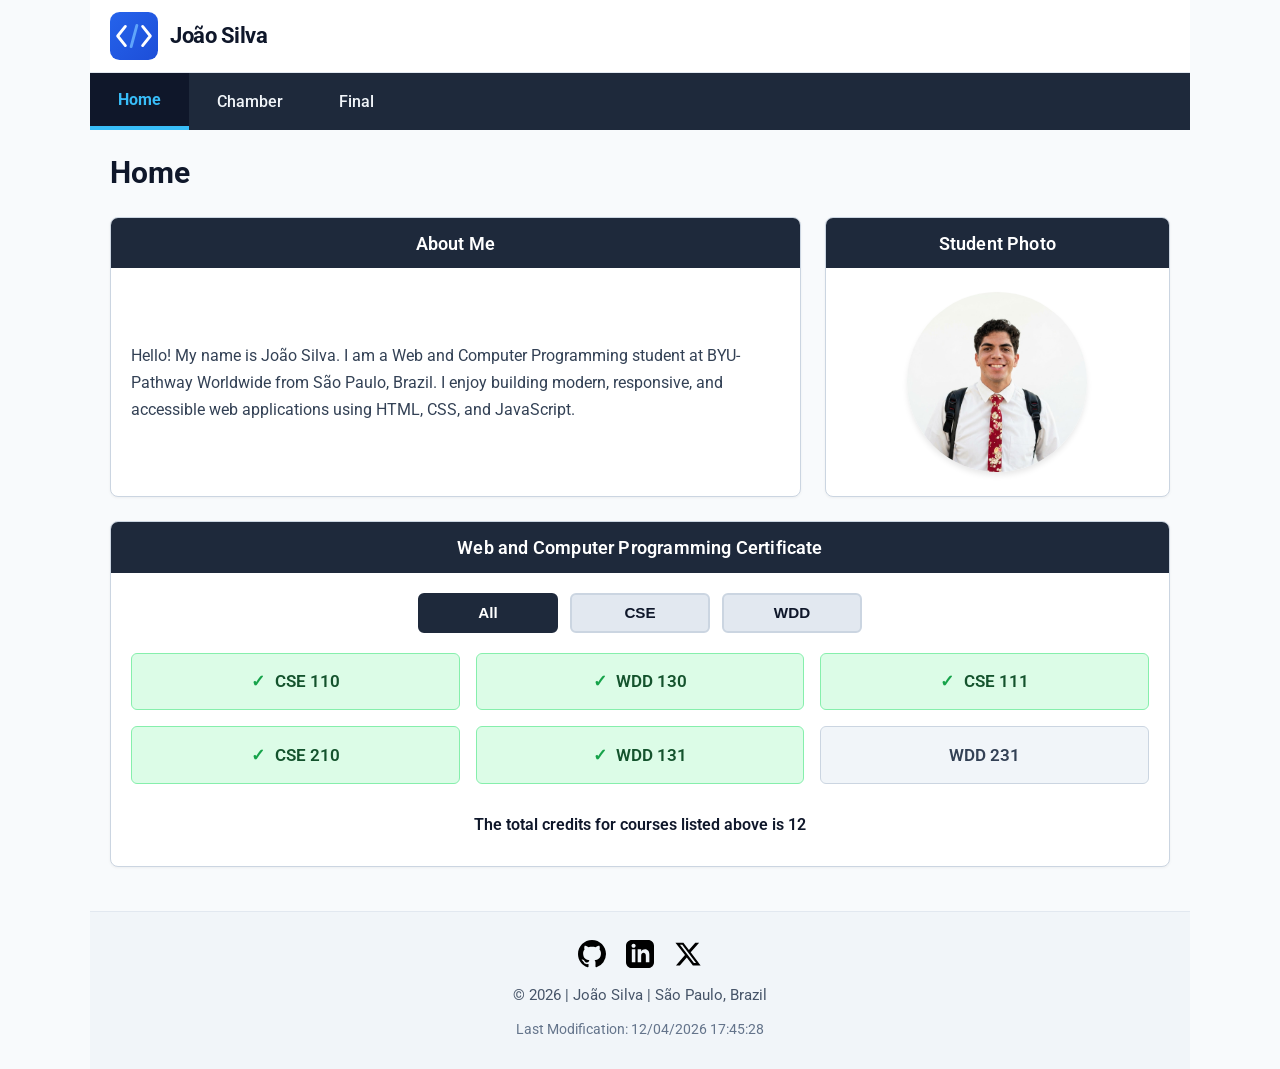
<file: index.html>
<!DOCTYPE html>
<html lang="en">
<head>
    <meta charset="UTF-8">
    <meta name="viewport" content="width=device-width, initial-scale=1.0">
    <title>WDD 231 - Web Frontend Development I - João Silva</title>
    <meta name="description" content="Course home page for WDD 231 Web Frontend Development I by João Silva, featuring web certificate courses and dynamic filtering.">
    <meta name="author" content="João Ricardo Ribeiro da Silva">
    <link rel="icon" href="images/favicon.ico">
    <!-- Social Media Meta Tags (Open Graph) -->
    <meta property="og:title" content="WDD 231 Course Home Page | João Silva">
    <meta property="og:type" content="website">
    <meta property="og:image" content="https://jonrichard157-lang.github.io/wdd231/images/og-image.jpg">
    <meta property="og:url" content="https://jonrichard157-lang.github.io/wdd231/">
    <meta property="og:description" content="Course home page for WDD 231 Web Frontend Development I by João Silva, featuring web certificate courses and dynamic filtering.">
    <link rel="preconnect" href="https://fonts.googleapis.com">
    <link rel="preconnect" href="https://fonts.gstatic.com" crossorigin>
    <link href="https://fonts.googleapis.com/css2?family=Roboto:wght@400;500;700&display=swap" rel="stylesheet">
    <link rel="stylesheet" href="styles/small.css">
    <link rel="stylesheet" href="styles/larger.css">
    <script src="scripts/getdates.js" defer></script>
    <script src="scripts/navigation.js" defer></script>
    <script src="scripts/courses.js" defer></script>
</head>
<body>
    <header>
        <div class="header-branding">
            <img src="images/logo.svg" alt="Course site emblem logo" width="48" height="48">
            <span>João Silva</span>
        </div>
        <button id="menu-button" aria-label="Toggle navigation menu" aria-expanded="false">&#9776;</button>
    </header>

    <nav>
        <a href="index.html" class="active">Home</a>
        <a href="chamber/directory.html">Chamber</a>
        <a href="final/index.html">Final</a>
    </nav>

    <main>
        <h1>Home</h1>

        <div class="top-sections">
            <section id="about-me">
                <h2>About Me</h2>
                <div class="section-content">
                    <p>Hello! My name is João Silva. I am a Web and Computer Programming student at BYU-Pathway Worldwide from São Paulo, Brazil. I enjoy building modern, responsive, and accessible web applications using HTML, CSS, and JavaScript.</p>
                </div>
            </section>

            <section id="student-photo">
                <h2>Student Photo</h2>
                <div class="section-content">
                    <img src="images/joao_profile.jpeg" alt="Student João Silva portrait in São Paulo" class="profile-image" width="180" height="180" loading="lazy">
                </div>
            </section>
        </div>

        <section id="certificate-courses">
            <h2>Web and Computer Programming Certificate</h2>
            <div class="section-content">
                <div class="filter-buttons">
                    <button id="all-courses" class="filter-btn active">All</button>
                    <button id="cse-courses" class="filter-btn">CSE</button>
                    <button id="wdd-courses" class="filter-btn">WDD</button>
                </div>
                <div id="course-list"></div>
                <p id="total-credits"></p>
            </div>
        </section>

        <dialog id="course-details"></dialog>
    </main>

    <footer>
        <div class="social-links">
            <a href="https://github.com/jonrichard157-lang" target="_blank" rel="noopener noreferrer" aria-label="GitHub profile">
                <img src="images/github.svg" alt="GitHub icon symbol" width="28" height="28">
            </a>
            <a href="https://www.linkedin.com/in/joao15/" target="_blank" rel="noopener noreferrer" aria-label="LinkedIn profile">
                <img src="images/linkedin.svg" alt="LinkedIn icon symbol" width="28" height="28">
            </a>
            <a href="https://x.com" target="_blank" rel="noopener noreferrer" aria-label="X social profile">
                <img src="images/x-logo.svg" alt="X icon symbol" width="28" height="28">
            </a>
        </div>

        <p>&copy; <span id="currentyear"></span> | João Silva | São Paulo, Brazil</p>
        <p id="lastModified"></p>
    </footer>
</body>
</html>
</file>
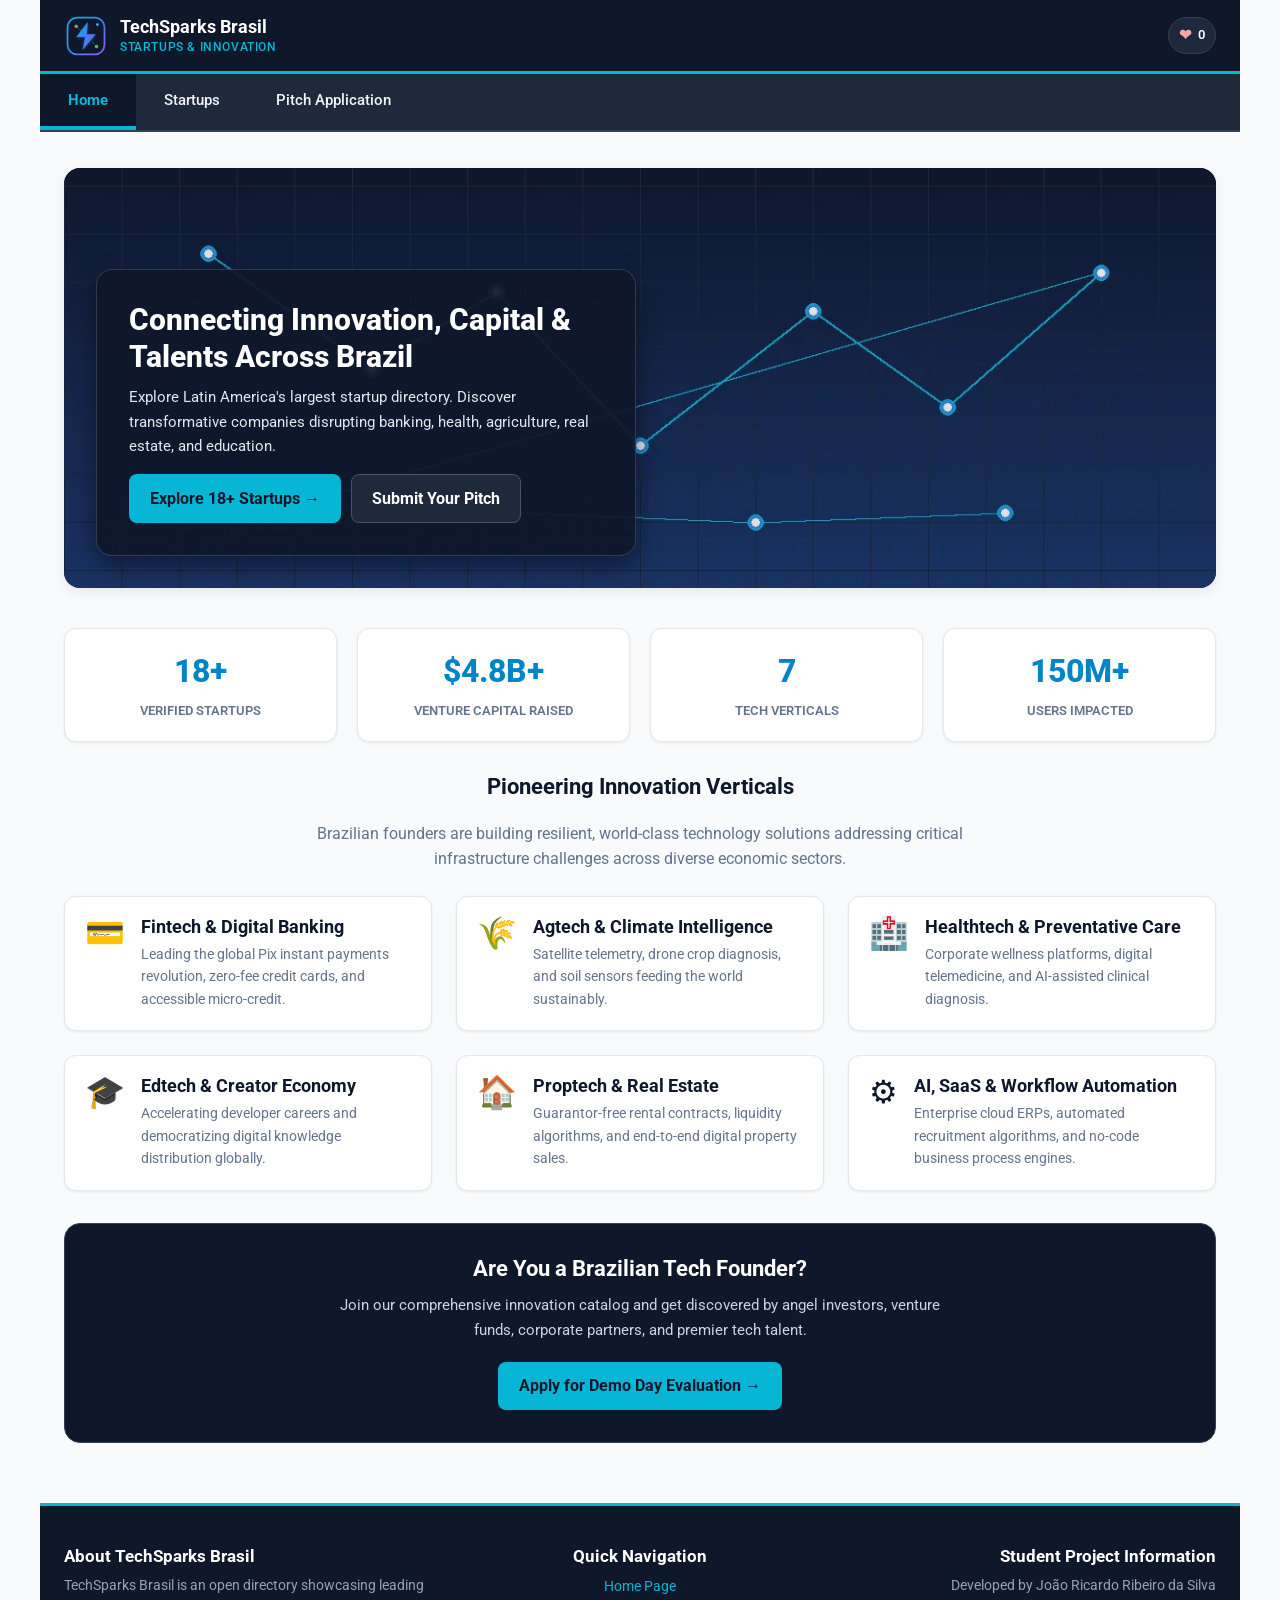
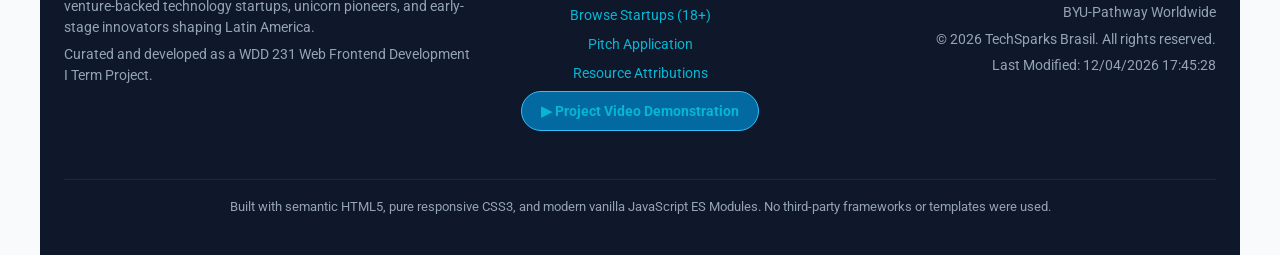
<file: final/index.html>
<!DOCTYPE html>
<html lang="en">
<head>
    <meta charset="UTF-8">
    <meta name="viewport" content="width=device-width, initial-scale=1.0">
    <title>TechSparks Brasil - Brazilian Startups & Innovation Ecosystem</title>
    <meta name="description" content="Discover Brazil's premier directory of high-growth tech startups, innovation hubs, venture funding, and founder pitch opportunities.">
    <meta name="author" content="João Ricardo Ribeiro da Silva">
    <link rel="icon" href="images/favicon.ico">

    <!-- Open Graph Social Media Meta Tags -->
    <meta property="og:title" content="TechSparks Brasil - Brazilian Startups & Innovation Ecosystem">
    <meta property="og:type" content="website">
    <meta property="og:image" content="https://jonrichard157-lang.github.io/wdd231/final/images/og-techsparks.jpg">
    <meta property="og:url" content="https://jonrichard157-lang.github.io/wdd231/final/index.html">
    <meta property="og:description" content="Discover Brazil's premier directory of high-growth tech startups, innovation hubs, venture funding, and founder pitch opportunities.">

    <!-- Google Fonts -->
    <link rel="preconnect" href="https://fonts.googleapis.com">
    <link rel="preconnect" href="https://fonts.gstatic.com" crossorigin>
    <link href="https://fonts.googleapis.com/css2?family=Roboto:wght@400;500;700;800&display=swap" rel="stylesheet">

    <!-- Stylesheets -->
    <link rel="stylesheet" href="styles/normalize.css">
    <link rel="stylesheet" href="styles/small.css">
    <link rel="stylesheet" href="styles/larger.css">

    <!-- Core Modular Scripts -->
    <script type="module" src="scripts/main.js"></script>
</head>
<body>
    <header>
        <a href="index.html" class="brand-wrapper">
            <img src="images/logo.svg" alt="TechSparks Brasil circuit spark logo" class="brand-logo" width="44" height="44">
            <div class="brand-info">
                <h2>TechSparks Brasil</h2>
                <p>Startups & Innovation</p>
            </div>
        </a>

        <div class="header-actions">
            <a href="startups.html" class="fav-counter-pill" title="Saved Favorite Startups" aria-label="Saved Favorite Startups">
                <span class="fav-icon" aria-hidden="true">&#10084;</span>
                <span id="fav-badge">0</span>
            </a>
            <button id="menu-button" aria-label="Toggle navigation menu" aria-expanded="false">&#9776;</button>
        </div>
    </header>

    <nav>
        <a href="index.html" class="active">Home</a>
        <a href="startups.html">Startups</a>
        <a href="pitch.html">Pitch Application</a>
    </nav>

    <main>
        <!-- Hero Section -->
        <section class="hero-banner">
            <img src="images/hero-tech.webp" alt="Abstract high-tech network grid connecting Brazilian tech hubs" class="hero-img" width="1200" height="500">
            <div class="hero-overlay">
                <h1>Connecting Innovation, Capital & Talents Across Brazil</h1>
                <p>Explore Latin America's largest startup directory. Discover transformative companies disrupting banking, health, agriculture, real estate, and education.</p>
                <div class="hero-buttons">
                    <a href="startups.html" class="cta-action">Explore 18+ Startups &rarr;</a>
                    <a href="pitch.html" class="cta-secondary">Submit Your Pitch</a>
                </div>
            </div>
        </section>

        <!-- Ecosystem Stats -->
        <section class="stats-section">
            <h2 class="screen-reader-text">Ecosystem Highlights</h2>
            <div class="stats-grid">
                <div class="stat-card">
                    <span class="stat-number">18+</span>
                    <span class="stat-label">Verified Startups</span>
                </div>
                <div class="stat-card">
                    <span class="stat-number">$4.8B+</span>
                    <span class="stat-label">Venture Capital Raised</span>
                </div>
                <div class="stat-card">
                    <span class="stat-number">7</span>
                    <span class="stat-label">Tech Verticals</span>
                </div>
                <div class="stat-card">
                    <span class="stat-number">150M+</span>
                    <span class="stat-label">Users Impacted</span>
                </div>
            </div>
        </section>

        <!-- Key Industry Verticals -->
        <section class="sectors-section">
            <h2>Pioneering Innovation Verticals</h2>
            <p class="page-intro">Brazilian founders are building resilient, world-class technology solutions addressing critical infrastructure challenges across diverse economic sectors.</p>
            
            <div class="sectors-grid">
                <article class="sector-card">
                    <span class="sector-icon" aria-hidden="true">&#128179;</span>
                    <div class="sector-info">
                        <h3>Fintech & Digital Banking</h3>
                        <p>Leading the global Pix instant payments revolution, zero-fee credit cards, and accessible micro-credit.</p>
                    </div>
                </article>

                <article class="sector-card">
                    <span class="sector-icon" aria-hidden="true">&#127806;</span>
                    <div class="sector-info">
                        <h3>Agtech & Climate Intelligence</h3>
                        <p>Satellite telemetry, drone crop diagnosis, and soil sensors feeding the world sustainably.</p>
                    </div>
                </article>

                <article class="sector-card">
                    <span class="sector-icon" aria-hidden="true">&#127973;</span>
                    <div class="sector-info">
                        <h3>Healthtech & Preventative Care</h3>
                        <p>Corporate wellness platforms, digital telemedicine, and AI-assisted clinical diagnosis.</p>
                    </div>
                </article>

                <article class="sector-card">
                    <span class="sector-icon" aria-hidden="true">&#127891;</span>
                    <div class="sector-info">
                        <h3>Edtech & Creator Economy</h3>
                        <p>Accelerating developer careers and democratizing digital knowledge distribution globally.</p>
                    </div>
                </article>

                <article class="sector-card">
                    <span class="sector-icon" aria-hidden="true">&#127968;</span>
                    <div class="sector-info">
                        <h3>Proptech & Real Estate</h3>
                        <p>Guarantor-free rental contracts, liquidity algorithms, and end-to-end digital property sales.</p>
                    </div>
                </article>

                <article class="sector-card">
                    <span class="sector-icon" aria-hidden="true">&#9881;</span>
                    <div class="sector-info">
                        <h3>AI, SaaS & Workflow Automation</h3>
                        <p>Enterprise cloud ERPs, automated recruitment algorithms, and no-code business process engines.</p>
                    </div>
                </article>
            </div>
        </section>

        <!-- Call to Action Banner -->
        <section class="cta-banner">
            <h2>Are You a Brazilian Tech Founder?</h2>
            <p>Join our comprehensive innovation catalog and get discovered by angel investors, venture funds, corporate partners, and premier tech talent.</p>
            <a href="pitch.html" class="cta-action">Apply for Demo Day Evaluation &rarr;</a>
        </section>
    </main>

    <footer>
        <div class="footer-section">
            <h2>About TechSparks Brasil</h2>
            <p>TechSparks Brasil is an open directory showcasing leading venture-backed technology startups, unicorn pioneers, and early-stage innovators shaping Latin America.</p>
            <p>Curated and developed as a WDD 231 Web Frontend Development I Term Project.</p>
        </div>

        <div class="footer-section footer-center">
            <h2>Quick Navigation</h2>
            <div class="footer-links">
                <a href="index.html">Home Page</a>
                <a href="startups.html">Browse Startups (18+)</a>
                <a href="pitch.html">Pitch Application</a>
                <a href="attributions.html">Resource Attributions</a>
            </div>
            <a href="#" class="footer-video-pill" target="_blank" rel="noopener noreferrer">
                &#9654; Project Video Demonstration
            </a>
        </div>

        <div class="footer-section footer-right">
            <h2>Student Project Information</h2>
            <p>Developed by João Ricardo Ribeiro da Silva</p>
            <p>BYU-Pathway Worldwide</p>
            <p>&copy; <span id="currentyear"></span> TechSparks Brasil. All rights reserved.</p>
            <p id="lastModified"></p>
        </div>

        <div class="footer-bottom">
            <p>Built with semantic HTML5, pure responsive CSS3, and modern vanilla JavaScript ES Modules. No third-party frameworks or templates were used.</p>
        </div>
    </footer>
</body>
</html>
</file>
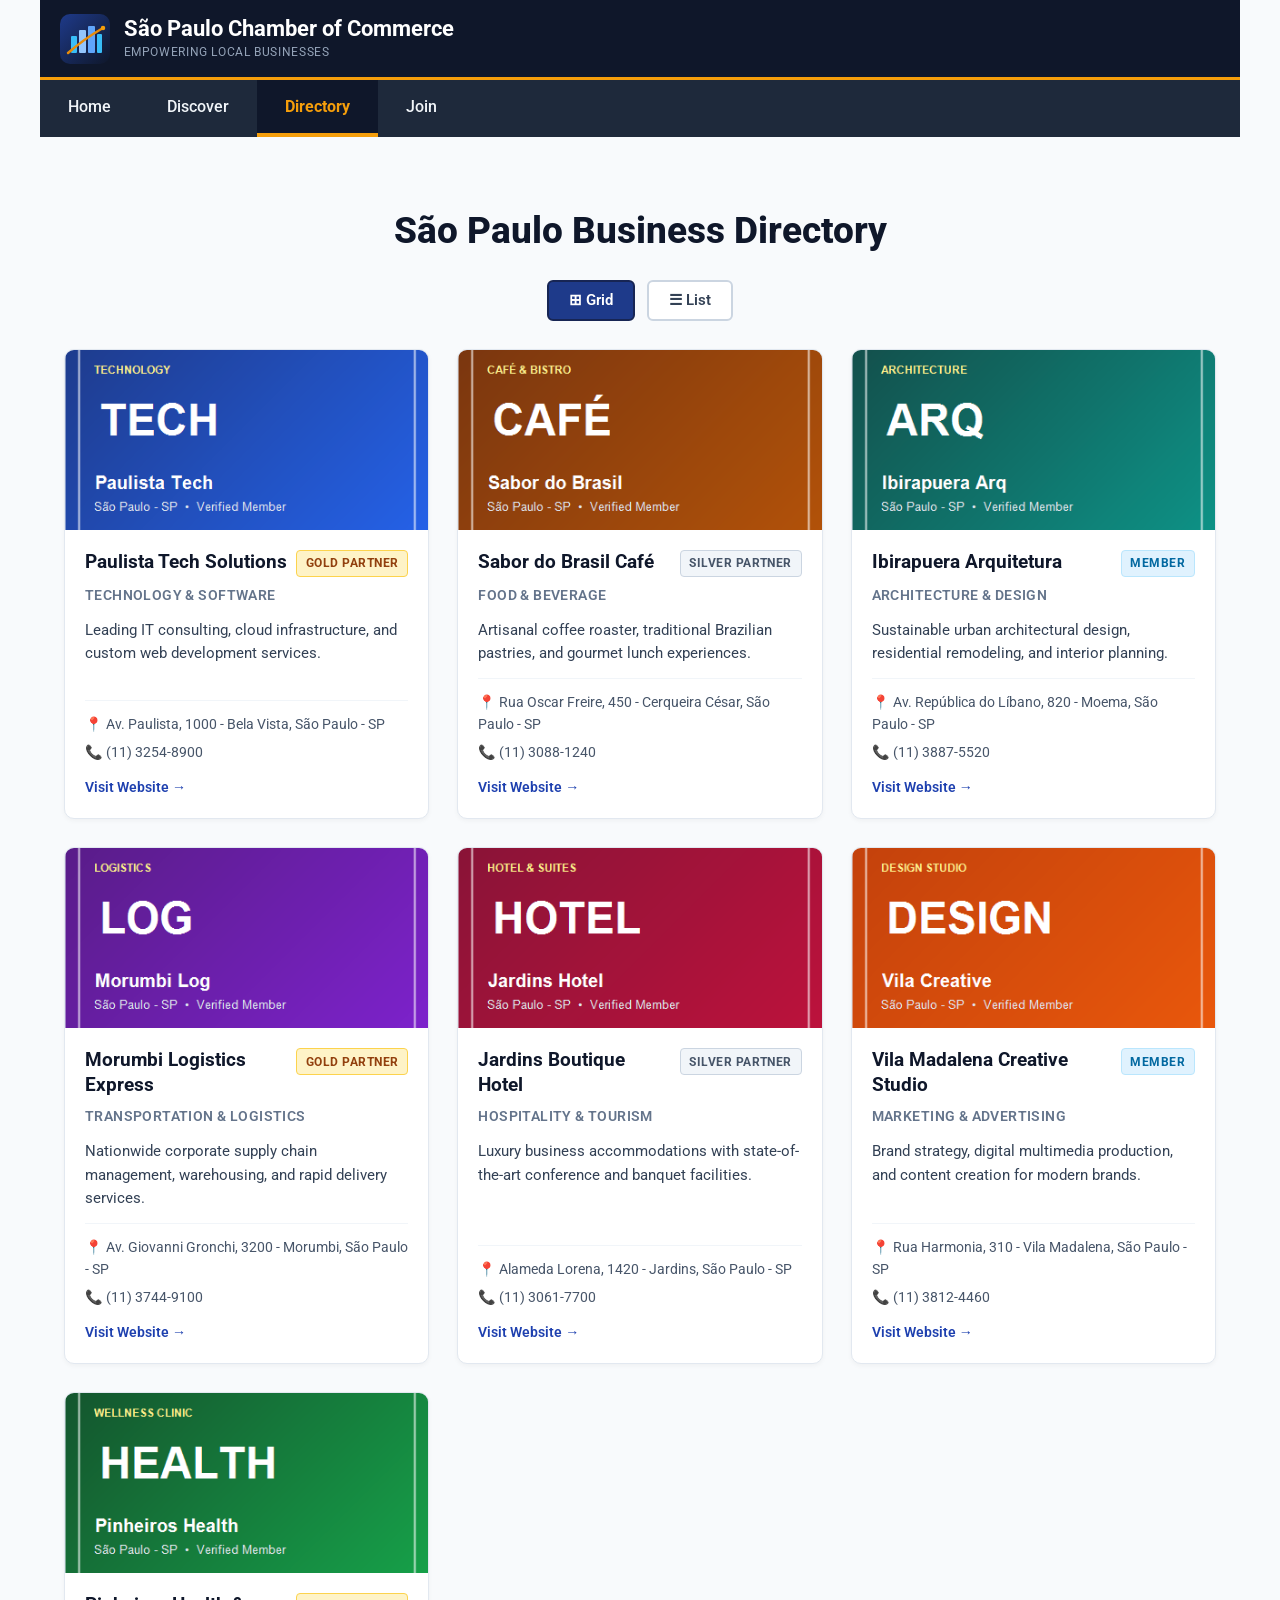
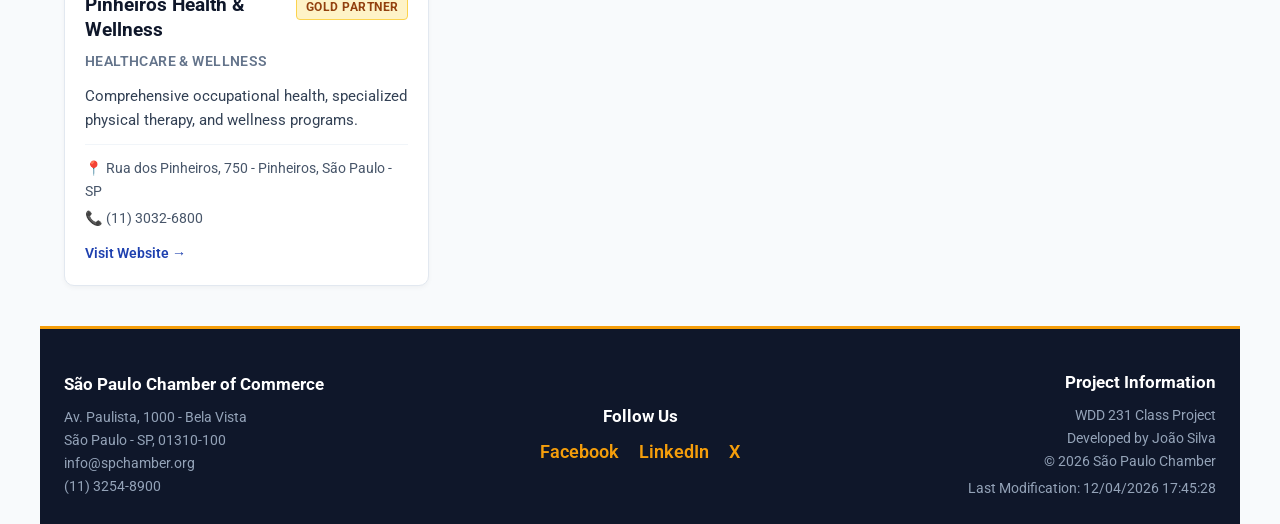
<file: chamber/directory.html>
<!DOCTYPE html>
<html lang="en">
<head>
    <meta charset="UTF-8">
    <meta name="viewport" content="width=device-width, initial-scale=1.0">
    <title>Chamber Directory - São Paulo Chamber of Commerce</title>
    <meta name="description" content="Explore local businesses and certified partners in the São Paulo Chamber of Commerce official business member directory.">
    <meta name="author" content="João Ricardo Ribeiro da Silva">
    <link rel="icon" href="images/favicon.ico">

    <!-- Open Graph Social Media Meta Tags -->
    <meta property="og:title" content="Chamber Directory - São Paulo Chamber of Commerce">
    <meta property="og:type" content="website">
    <meta property="og:image" content="https://jonrichard157-lang.github.io/wdd231/chamber/images/og-chamber.jpg">
    <meta property="og:url" content="https://jonrichard157-lang.github.io/wdd231/chamber/directory.html">
    <meta property="og:description" content="Explore local businesses and certified partners in the São Paulo Chamber of Commerce official business member directory.">

    <!-- Google Fonts API -->
    <link rel="preconnect" href="https://fonts.googleapis.com">
    <link rel="preconnect" href="https://fonts.gstatic.com" crossorigin>
    <link href="https://fonts.googleapis.com/css2?family=Roboto:wght@400;500;700;800&display=swap" rel="stylesheet">

    <!-- Stylesheets -->
    <link rel="stylesheet" href="styles/normalize.css">
    <link rel="stylesheet" href="styles/small.css">
    <link rel="stylesheet" href="styles/larger.css">

    <!-- Scripts with defer -->
    <script src="scripts/getdates.js" defer></script>
    <script src="scripts/navigation.js" defer></script>
    <script src="scripts/directory.js" defer></script>
</head>
<body>
    <header>
        <div class="header-brand">
            <img src="images/chamber-logo.svg" alt="São Paulo Chamber of Commerce logo emblem" width="50" height="50">
            <div class="header-text">
                <h2>São Paulo Chamber of Commerce</h2>
                <p>Empowering Local Businesses</p>
            </div>
        </div>
        <button id="menu-button" aria-label="Toggle navigation menu" aria-expanded="false">&#9776;</button>
    </header>

    <nav>
        <a href="index.html">Home</a>
        <a href="discover.html">Discover</a>
        <a href="directory.html" class="active">Directory</a>
        <a href="join.html">Join</a>
    </nav>

    <main>
        <h1>São Paulo Business Directory</h1>

        <div class="view-controls">
            <button id="grid-view" class="view-btn active" aria-label="Grid View" aria-pressed="true">&#8862; Grid</button>
            <button id="list-view" class="view-btn" aria-label="List View" aria-pressed="false">&#9776; List</button>
        </div>

        <div id="members-container" class="grid"></div>
    </main>

    <footer>
        <div class="footer-section">
            <h2>São Paulo Chamber of Commerce</h2>
            <p>Av. Paulista, 1000 - Bela Vista</p>
            <p>São Paulo - SP, 01310-100</p>
            <p>info@spchamber.org</p>
            <p>(11) 3254-8900</p>
        </div>

        <div class="footer-section footer-center">
            <h2>Follow Us</h2>
            <div class="footer-social">
                <a href="https://facebook.com" target="_blank" rel="noopener noreferrer" aria-label="Facebook">Facebook</a>
                <a href="https://linkedin.com" target="_blank" rel="noopener noreferrer" aria-label="LinkedIn">LinkedIn</a>
                <a href="https://x.com" target="_blank" rel="noopener noreferrer" aria-label="X Twitter">X</a>
            </div>
        </div>

        <div class="footer-section footer-right">
            <h2>Project Information</h2>
            <p>WDD 231 Class Project</p>
            <p>Developed by João Silva</p>
            <p>&copy; <span id="currentyear"></span> São Paulo Chamber</p>
            <p id="lastModified"></p>
        </div>
    </footer>
</body>
</html>
</file>
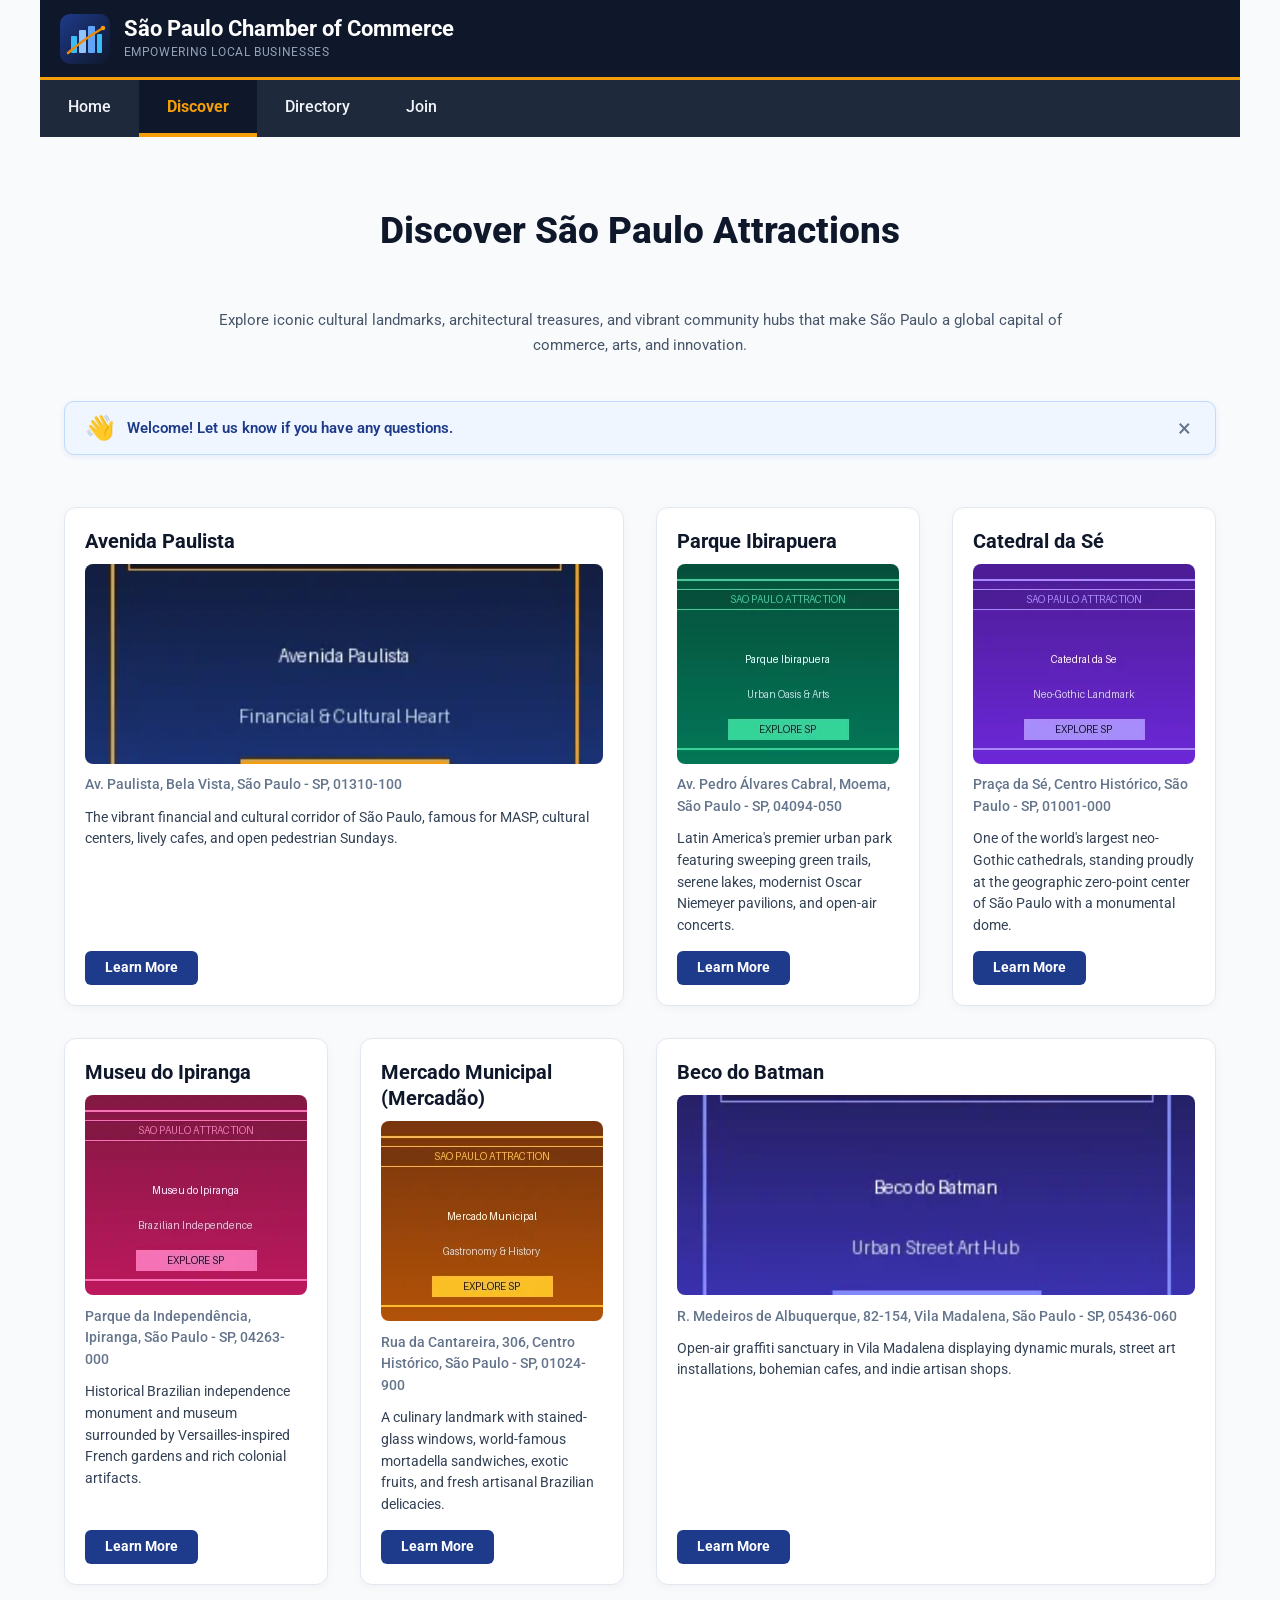
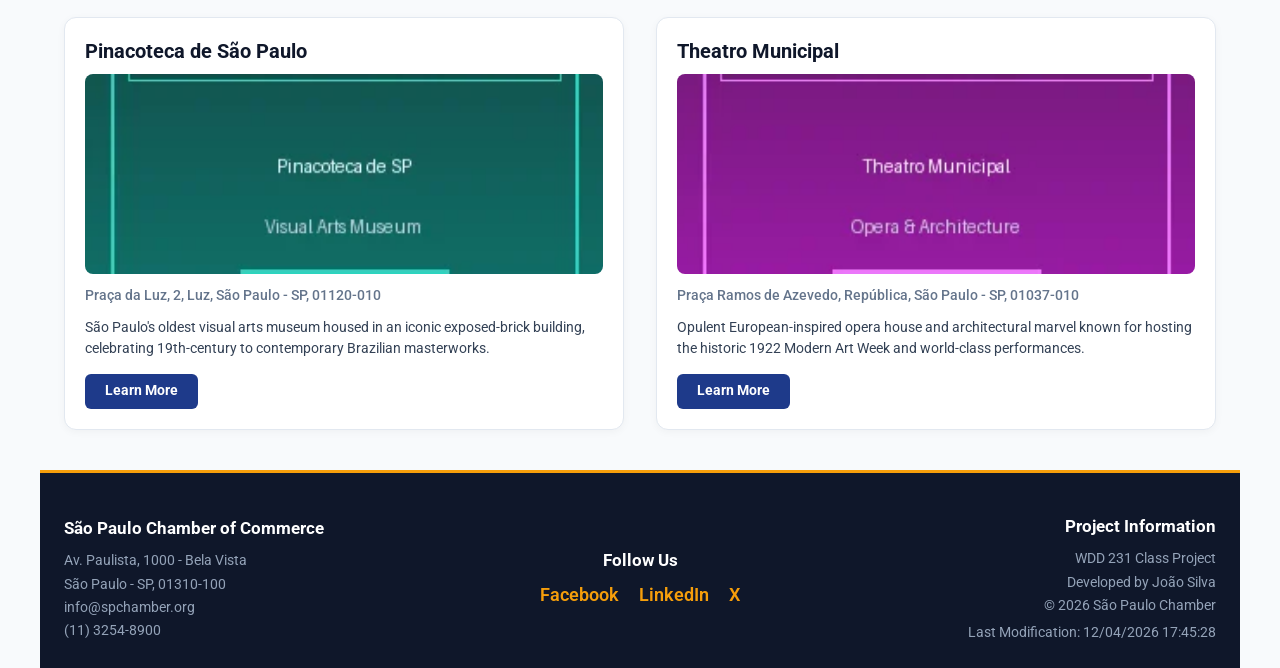
<file: chamber/discover.html>
<!DOCTYPE html>
<html lang="en">
<head>
    <meta charset="UTF-8">
    <meta name="viewport" content="width=device-width, initial-scale=1.0">
    <title>Discover São Paulo - São Paulo Chamber of Commerce</title>
    <meta name="description" content="Discover top business districts, cultural landmarks, and local attractions across São Paulo. Explore our regional highlights and heritage.">
    <meta name="author" content="João Ricardo Ribeiro da Silva">
    <link rel="icon" href="images/favicon.ico">

    <!-- Open Graph Social Media Meta Tags -->
    <meta property="og:title" content="Discover São Paulo - Landmarks & Regional Attractions">
    <meta property="og:type" content="website">
    <meta property="og:image" content="https://jonrichard157-lang.github.io/wdd231/chamber/images/og-chamber.jpg">
    <meta property="og:url" content="https://jonrichard157-lang.github.io/wdd231/chamber/discover.html">
    <meta property="og:description" content="Discover top business districts, cultural landmarks, and local attractions across São Paulo. Explore our regional highlights and heritage.">

    <!-- Google Fonts API -->
    <link rel="preconnect" href="https://fonts.googleapis.com">
    <link rel="preconnect" href="https://fonts.gstatic.com" crossorigin>
    <link href="https://fonts.googleapis.com/css2?family=Roboto:wght@400;500;700;800&display=swap" rel="stylesheet">

    <!-- Stylesheets -->
    <link rel="stylesheet" href="styles/normalize.css">
    <link rel="stylesheet" href="styles/small.css">
    <link rel="stylesheet" href="styles/larger.css">

    <!-- Scripts -->
    <script src="scripts/getdates.js" defer></script>
    <script src="scripts/navigation.js" defer></script>
    <script type="module" src="scripts/discover.js"></script>
</head>
<body>
    <header>
        <div class="header-brand">
            <img src="images/chamber-logo.svg" alt="São Paulo Chamber of Commerce logo emblem" width="50" height="50">
            <div class="header-text">
                <h2>São Paulo Chamber of Commerce</h2>
                <p>Empowering Local Businesses</p>
            </div>
        </div>
        <button id="menu-button" aria-label="Toggle navigation menu" aria-expanded="false">&#9776;</button>
    </header>

    <nav>
        <a href="index.html">Home</a>
        <a href="discover.html" class="active">Discover</a>
        <a href="directory.html">Directory</a>
        <a href="join.html">Join</a>
    </nav>

    <main class="discover-main">
        <h1>Discover São Paulo Attractions</h1>
        <p class="discover-intro">Explore iconic cultural landmarks, architectural treasures, and vibrant community hubs that make São Paulo a global capital of commerce, arts, and innovation.</p>

        <!-- Dynamic Visitor Message Area (localStorage tracking) -->
        <div id="visitor-message" class="visitor-message-container" aria-live="polite"></div>

        <!-- 8 Attraction Cards Layout with CSS Grid Areas -->
        <div id="discover-grid" class="discover-grid">
            <!-- Populated dynamically via discover.js using named grid areas -->
        </div>
    </main>

    <footer>
        <div class="footer-section">
            <h2>São Paulo Chamber of Commerce</h2>
            <p>Av. Paulista, 1000 - Bela Vista</p>
            <p>São Paulo - SP, 01310-100</p>
            <p>info@spchamber.org</p>
            <p>(11) 3254-8900</p>
        </div>

        <div class="footer-section footer-center">
            <h2>Follow Us</h2>
            <div class="footer-social">
                <a href="https://facebook.com" target="_blank" rel="noopener noreferrer" aria-label="Facebook">Facebook</a>
                <a href="https://linkedin.com" target="_blank" rel="noopener noreferrer" aria-label="LinkedIn">LinkedIn</a>
                <a href="https://x.com" target="_blank" rel="noopener noreferrer" aria-label="X Twitter">X</a>
            </div>
        </div>

        <div class="footer-section footer-right">
            <h2>Project Information</h2>
            <p>WDD 231 Class Project</p>
            <p>Developed by João Silva</p>
            <p>&copy; <span id="currentyear"></span> São Paulo Chamber</p>
            <p id="lastModified"></p>
        </div>
    </footer>
</body>
</html>
</file>
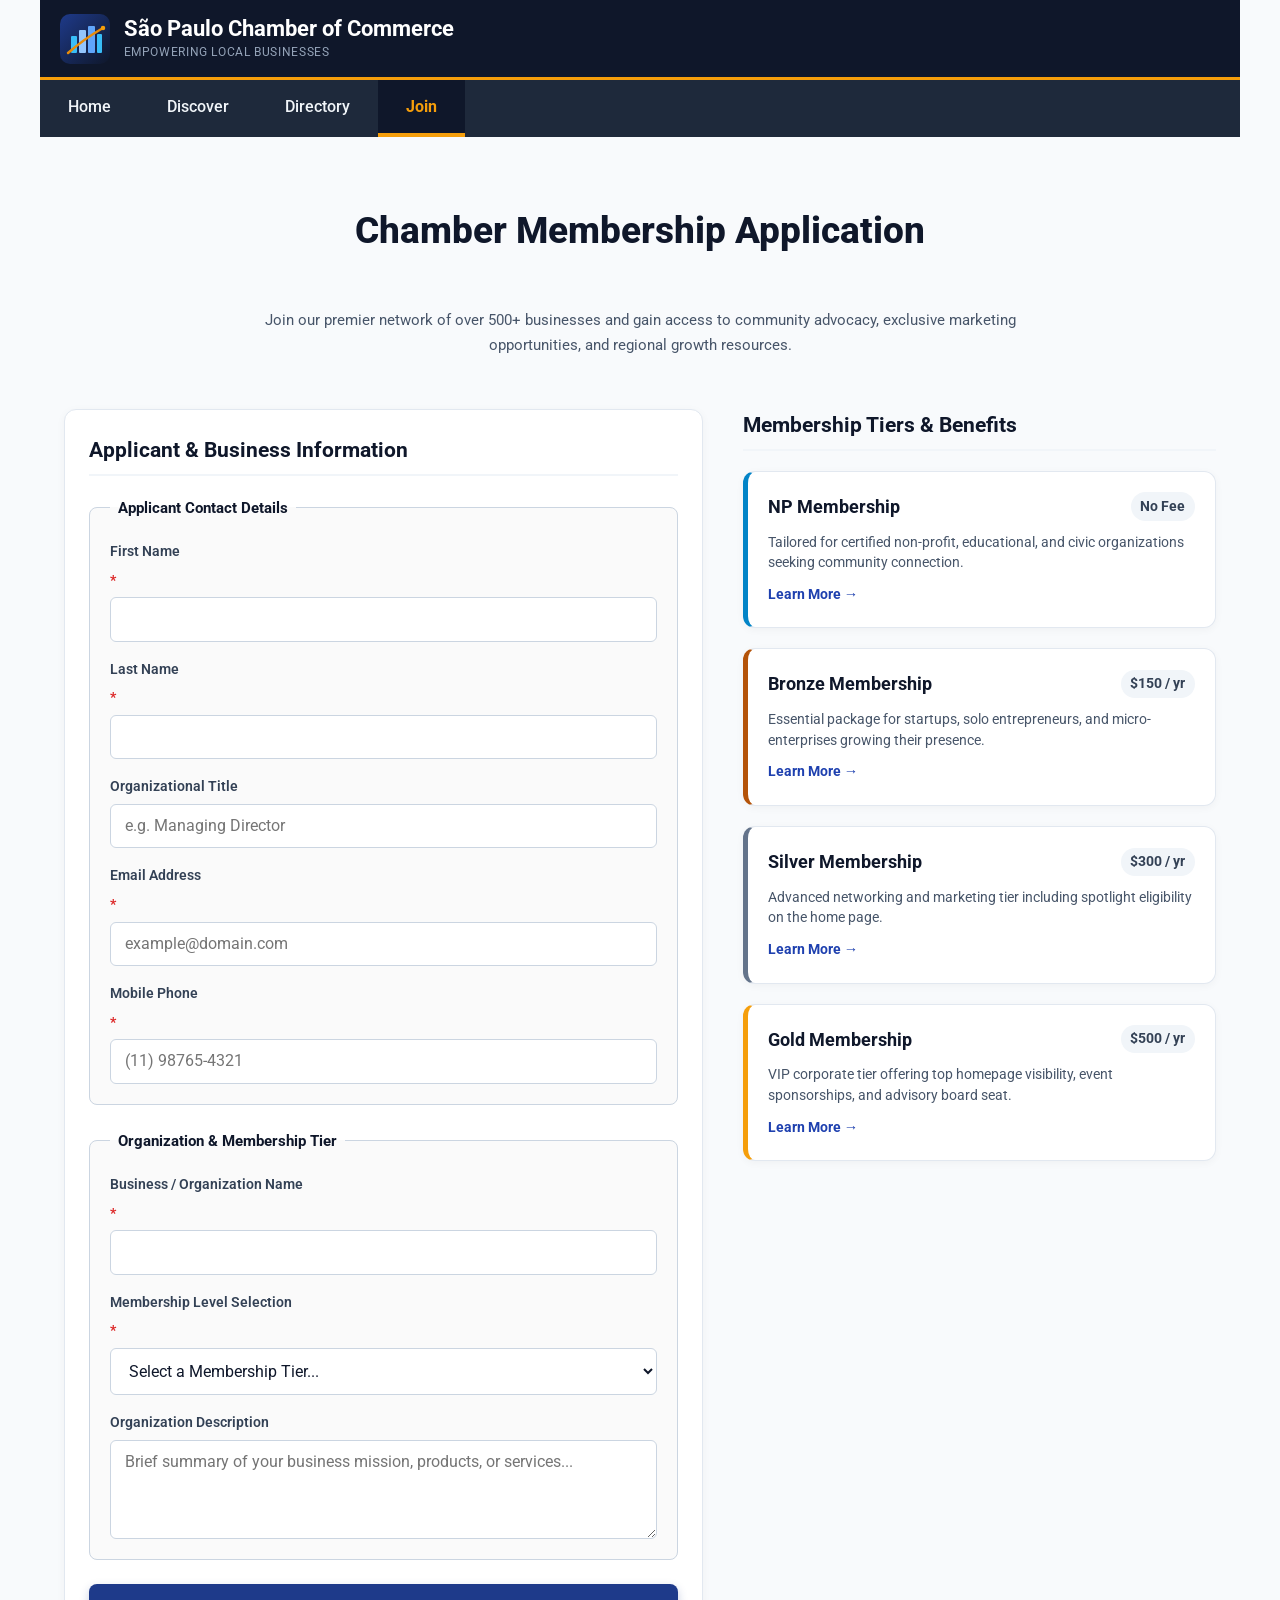
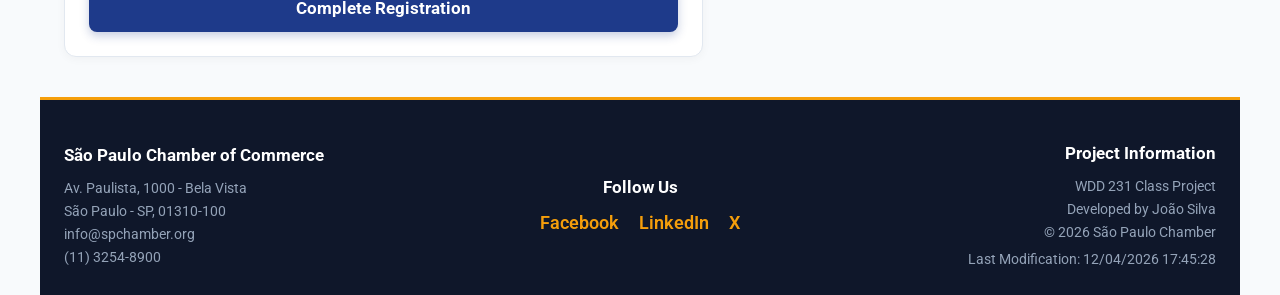
<file: chamber/join.html>
<!DOCTYPE html>
<html lang="en">
<head>
    <meta charset="UTF-8">
    <meta name="viewport" content="width=device-width, initial-scale=1.0">
    <title>Join the Chamber - São Paulo Chamber of Commerce</title>
    <meta name="description" content="Apply for membership with the São Paulo Chamber of Commerce. Choose from Non-Profit, Bronze, Silver, or Gold tiers to grow your business network.">
    <meta name="author" content="João Ricardo Ribeiro da Silva">
    <link rel="icon" href="images/favicon.ico">

    <!-- Open Graph Social Media Meta Tags -->
    <meta property="og:title" content="Join the São Paulo Chamber of Commerce">
    <meta property="og:type" content="website">
    <meta property="og:image" content="https://jonrichard157-lang.github.io/wdd231/chamber/images/og-chamber.jpg">
    <meta property="og:url" content="https://jonrichard157-lang.github.io/wdd231/chamber/join.html">
    <meta property="og:description" content="Apply for membership with the São Paulo Chamber of Commerce. Choose from Non-Profit, Bronze, Silver, or Gold tiers to grow your business network.">

    <!-- Google Fonts API -->
    <link rel="preconnect" href="https://fonts.googleapis.com">
    <link rel="preconnect" href="https://fonts.gstatic.com" crossorigin>
    <link href="https://fonts.googleapis.com/css2?family=Roboto:wght@400;500;700;800&display=swap" rel="stylesheet">

    <!-- Stylesheets -->
    <link rel="stylesheet" href="styles/normalize.css">
    <link rel="stylesheet" href="styles/small.css">
    <link rel="stylesheet" href="styles/larger.css">

    <!-- Scripts with defer -->
    <script src="scripts/getdates.js" defer></script>
    <script src="scripts/navigation.js" defer></script>
    <script src="scripts/join.js" defer></script>
</head>
<body>
    <header>
        <div class="header-brand">
            <img src="images/chamber-logo.svg" alt="São Paulo Chamber of Commerce logo emblem" width="50" height="50">
            <div class="header-text">
                <h2>São Paulo Chamber of Commerce</h2>
                <p>Empowering Local Businesses</p>
            </div>
        </div>
        <button id="menu-button" aria-label="Toggle navigation menu" aria-expanded="false">&#9776;</button>
    </header>

    <nav>
        <a href="index.html">Home</a>
        <a href="discover.html">Discover</a>
        <a href="directory.html">Directory</a>
        <a href="join.html" class="active">Join</a>
    </nav>

    <main class="join-main">
        <h1>Chamber Membership Application</h1>
        <p class="join-intro">Join our premier network of over 500+ businesses and gain access to community advocacy, exclusive marketing opportunities, and regional growth resources.</p>

        <div class="join-layout">
            <!-- Form Section -->
            <section class="form-container">
                <h2>Applicant & Business Information</h2>
                <form method="get" action="thankyou.html" class="join-form">
                    <fieldset>
                        <legend>Applicant Contact Details</legend>

                        <label for="fname">
                            First Name <span class="required-star">*</span>
                            <input type="text" name="fname" id="fname" required title="Applicant's First Name" autocomplete="given-name">
                        </label>

                        <label for="lname">
                            Last Name <span class="required-star">*</span>
                            <input type="text" name="lname" id="lname" required title="Applicant's Last Name" autocomplete="family-name">
                        </label>

                        <label for="orgtitle">
                            Organizational Title
                            <input type="text" name="orgtitle" id="orgtitle" title="Applicant's Organizational Title (letters, hyphens, and spaces only; minimum 7 characters)" autocomplete="organization-title" pattern="[A-Za-z\s\-]{7,}" placeholder="e.g. Managing Director">
                        </label>

                        <label for="email">
                            Email Address <span class="required-star">*</span>
                            <input type="email" name="email" id="email" required title="Applicant's Email Address" autocomplete="email" placeholder="example@domain.com">
                        </label>

                        <label for="phone">
                            Mobile Phone <span class="required-star">*</span>
                            <input type="tel" name="phone" id="phone" required title="Applicant's Mobile Phone Number" autocomplete="tel" placeholder="(11) 98765-4321">
                        </label>
                    </fieldset>

                    <fieldset>
                        <legend>Organization & Membership Tier</legend>

                        <label for="organization">
                            Business / Organization Name <span class="required-star">*</span>
                            <input type="text" name="organization" id="organization" required title="Business or Organization Name" autocomplete="organization">
                        </label>

                        <label for="membership">
                            Membership Level Selection <span class="required-star">*</span>
                            <select name="membership" id="membership" required title="Membership Level Selection">
                                <option value="" disabled selected>Select a Membership Tier...</option>
                                <option value="np">NP Membership (Non-Profit - Free)</option>
                                <option value="bronze">Bronze Membership ($150 / year)</option>
                                <option value="silver">Silver Membership ($300 / year)</option>
                                <option value="gold">Gold Membership ($500 / year)</option>
                            </select>
                        </label>

                        <label for="description">
                            Organization Description
                            <textarea name="description" id="description" title="Business or Organization Description" rows="4" placeholder="Brief summary of your business mission, products, or services..."></textarea>
                        </label>
                    </fieldset>

                    <!-- Hidden field containing the timestamp when form was loaded -->
                    <input type="hidden" name="timestamp" id="timestamp">

                    <input type="submit" value="Complete Registration" class="submit-btn">
                </form>
            </section>

            <!-- Membership Levels Cards Section (Animated on initial load) -->
            <section class="membership-levels">
                <h2>Membership Tiers & Benefits</h2>
                <div class="levels-container">
                    <article class="level-card level-np">
                        <div class="level-card-header">
                            <h3>NP Membership</h3>
                            <span class="level-price">No Fee</span>
                        </div>
                        <p class="level-desc">Tailored for certified non-profit, educational, and civic organizations seeking community connection.</p>
                        <button type="button" class="open-modal-btn" data-modal="np-modal">Learn More &rarr;</button>
                    </article>

                    <article class="level-card level-bronze">
                        <div class="level-card-header">
                            <h3>Bronze Membership</h3>
                            <span class="level-price">$150 / yr</span>
                        </div>
                        <p class="level-desc">Essential package for startups, solo entrepreneurs, and micro-enterprises growing their presence.</p>
                        <button type="button" class="open-modal-btn" data-modal="bronze-modal">Learn More &rarr;</button>
                    </article>

                    <article class="level-card level-silver">
                        <div class="level-card-header">
                            <h3>Silver Membership</h3>
                            <span class="level-price">$300 / yr</span>
                        </div>
                        <p class="level-desc">Advanced networking and marketing tier including spotlight eligibility on the home page.</p>
                        <button type="button" class="open-modal-btn" data-modal="silver-modal">Learn More &rarr;</button>
                    </article>

                    <article class="level-card level-gold">
                        <div class="level-card-header">
                            <h3>Gold Membership</h3>
                            <span class="level-price">$500 / yr</span>
                        </div>
                        <p class="level-desc">VIP corporate tier offering top homepage visibility, event sponsorships, and advisory board seat.</p>
                        <button type="button" class="open-modal-btn" data-modal="gold-modal">Learn More &rarr;</button>
                    </article>
                </div>
            </section>
        </div>

        <!-- 4 HTML Dialog Modals for Membership Benefits -->
        <dialog id="np-modal" class="membership-modal">
            <div class="modal-content">
                <button class="close-modal-btn" aria-label="Close dialog">&times;</button>
                <h3>Non-Profit (NP) Membership</h3>
                <p class="modal-price"><strong>Cost:</strong> Free (Proof of non-profit 501(c)(3) or CNPJ Social status required)</p>
                <ul>
                    <li>Official listing in Chamber Member Directory</li>
                    <li>Access to monthly community networking breakfasts</li>
                    <li>Free participation in quarterly non-profit workshops</li>
                    <li>Subscription to weekly regional business newsletters</li>
                </ul>
            </div>
        </dialog>

        <dialog id="bronze-modal" class="membership-modal">
            <div class="modal-content">
                <button class="close-modal-btn" aria-label="Close dialog">&times;</button>
                <h3>Bronze Membership</h3>
                <p class="modal-price"><strong>Cost:</strong> $150 / year</p>
                <ul>
                    <li>Everything in Non-Profit tier</li>
                    <li>Enhanced directory listing with clickable website & social links</li>
                    <li>10% discount on Chamber networking luncheons and seminars</li>
                    <li>Certificate of Chamber Membership & digital badge for your site</li>
                    <li>Job board posting privileges on Chamber career portal</li>
                </ul>
            </div>
        </dialog>

        <dialog id="silver-modal" class="membership-modal">
            <div class="modal-content">
                <button class="close-modal-btn" aria-label="Close dialog">&times;</button>
                <h3>Silver Membership</h3>
                <p class="modal-price"><strong>Cost:</strong> $300 / year</p>
                <ul>
                    <li>Everything in Bronze tier</li>
                    <li><strong>Home Page Member Spotlight:</strong> Eligible for randomized rotation spotlights on the Chamber home page</li>
                    <li>25% discount on Annual Tech & Sustainability Summit tickets</li>
                    <li>Quarterly feature in Chamber social media channels</li>
                    <li>Access to exclusive B2B networking dinners</li>
                </ul>
            </div>
        </dialog>

        <dialog id="gold-modal" class="membership-modal">
            <div class="modal-content">
                <button class="close-modal-btn" aria-label="Close dialog">&times;</button>
                <h3>Gold Membership</h3>
                <p class="modal-price"><strong>Cost:</strong> $500 / year</p>
                <ul>
                    <li>Everything in Silver tier</li>
                    <li><strong>Top Tier Spotlight Priority:</strong> Premium placement on home page and event materials</li>
                    <li>Free VIP passes to all Chamber events throughout the year</li>
                    <li>Featured full-page spotlight interview in the Annual Business Review</li>
                    <li>Dedicated executive seat on the Chamber Advisory Board</li>
                    <li>Direct government advocacy and policy representation</li>
                </ul>
            </div>
        </dialog>
    </main>

    <footer>
        <div class="footer-section">
            <h2>São Paulo Chamber of Commerce</h2>
            <p>Av. Paulista, 1000 - Bela Vista</p>
            <p>São Paulo - SP, 01310-100</p>
            <p>info@spchamber.org</p>
            <p>(11) 3254-8900</p>
        </div>

        <div class="footer-section footer-center">
            <h2>Follow Us</h2>
            <div class="footer-social">
                <a href="https://facebook.com" target="_blank" rel="noopener noreferrer" aria-label="Facebook">Facebook</a>
                <a href="https://linkedin.com" target="_blank" rel="noopener noreferrer" aria-label="LinkedIn">LinkedIn</a>
                <a href="https://x.com" target="_blank" rel="noopener noreferrer" aria-label="X Twitter">X</a>
            </div>
        </div>

        <div class="footer-section footer-right">
            <h2>Project Information</h2>
            <p>WDD 231 Class Project</p>
            <p>Developed by João Silva</p>
            <p>&copy; <span id="currentyear"></span> São Paulo Chamber</p>
            <p id="lastModified"></p>
        </div>
    </footer>
</body>
</html>
</file>
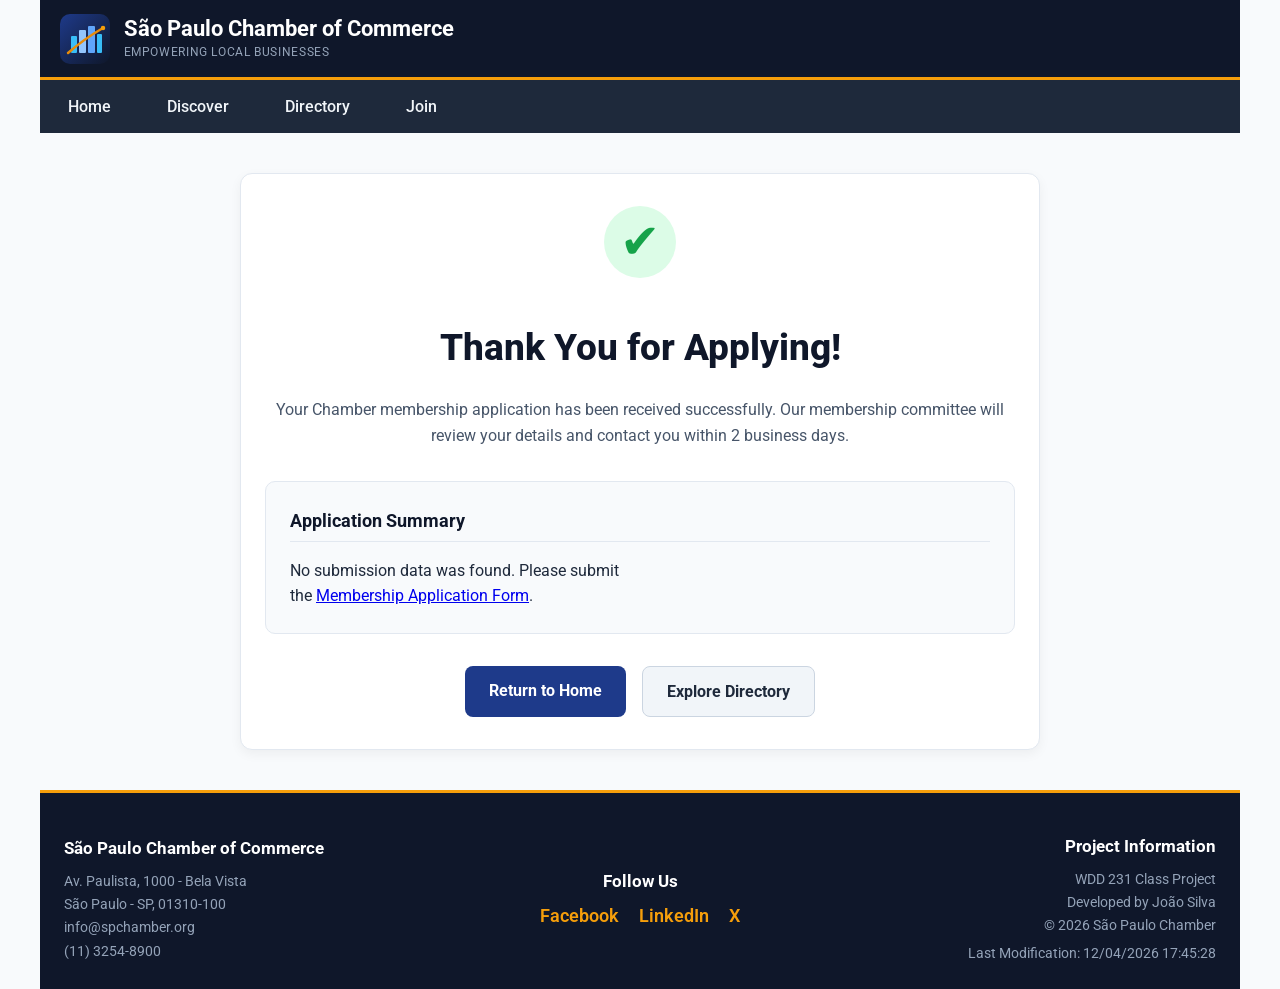
<file: chamber/thankyou.html>
<!DOCTYPE html>
<html lang="en">
<head>
    <meta charset="UTF-8">
    <meta name="viewport" content="width=device-width, initial-scale=1.0">
    <title>Application Received - São Paulo Chamber of Commerce</title>
    <meta name="description" content="Thank you for submitting your membership application to the São Paulo Chamber of Commerce. We look forward to partnering with your organization.">
    <meta name="author" content="João Ricardo Ribeiro da Silva">
    <link rel="icon" href="images/favicon.ico">

    <!-- Open Graph Social Media Meta Tags -->
    <meta property="og:title" content="Application Received - São Paulo Chamber of Commerce">
    <meta property="og:type" content="website">
    <meta property="og:image" content="https://jonrichard157-lang.github.io/wdd231/chamber/images/og-chamber.jpg">
    <meta property="og:url" content="https://jonrichard157-lang.github.io/wdd231/chamber/thankyou.html">
    <meta property="og:description" content="Thank you for submitting your membership application to the São Paulo Chamber of Commerce.">

    <!-- Google Fonts API -->
    <link rel="preconnect" href="https://fonts.googleapis.com">
    <link rel="preconnect" href="https://fonts.gstatic.com" crossorigin>
    <link href="https://fonts.googleapis.com/css2?family=Roboto:wght@400;500;700;800&display=swap" rel="stylesheet">

    <!-- Stylesheets -->
    <link rel="stylesheet" href="styles/normalize.css">
    <link rel="stylesheet" href="styles/small.css">
    <link rel="stylesheet" href="styles/larger.css">

    <!-- Scripts with defer -->
    <script src="scripts/getdates.js" defer></script>
    <script src="scripts/navigation.js" defer></script>
    <script src="scripts/thankyou.js" defer></script>
</head>
<body>
    <header>
        <div class="header-brand">
            <img src="images/chamber-logo.svg" alt="São Paulo Chamber of Commerce logo emblem" width="50" height="50">
            <div class="header-text">
                <h2>São Paulo Chamber of Commerce</h2>
                <p>Empowering Local Businesses</p>
            </div>
        </div>
        <button id="menu-button" aria-label="Toggle navigation menu" aria-expanded="false">&#9776;</button>
    </header>

    <nav>
        <a href="index.html">Home</a>
        <a href="discover.html">Discover</a>
        <a href="directory.html">Directory</a>
        <a href="join.html">Join</a>
    </nav>

    <main class="thankyou-main">
        <section class="thankyou-card">
            <div class="thankyou-icon" aria-hidden="true">&#10004;</div>
            <h1>Thank You for Applying!</h1>
            <p class="thankyou-subtitle">Your Chamber membership application has been received successfully. Our membership committee will review your details and contact you within 2 business days.</p>

            <div class="submission-summary">
                <h2>Application Summary</h2>
                <dl id="results-display" class="results-grid">
                    <!-- Populated dynamically via thankyou.js -->
                </dl>
            </div>

            <div class="thankyou-actions">
                <a href="index.html" class="action-btn">Return to Home</a>
                <a href="directory.html" class="action-btn secondary">Explore Directory</a>
            </div>
        </section>
    </main>

    <footer>
        <div class="footer-section">
            <h2>São Paulo Chamber of Commerce</h2>
            <p>Av. Paulista, 1000 - Bela Vista</p>
            <p>São Paulo - SP, 01310-100</p>
            <p>info@spchamber.org</p>
            <p>(11) 3254-8900</p>
        </div>

        <div class="footer-section footer-center">
            <h2>Follow Us</h2>
            <div class="footer-social">
                <a href="https://facebook.com" target="_blank" rel="noopener noreferrer" aria-label="Facebook">Facebook</a>
                <a href="https://linkedin.com" target="_blank" rel="noopener noreferrer" aria-label="LinkedIn">LinkedIn</a>
                <a href="https://x.com" target="_blank" rel="noopener noreferrer" aria-label="X Twitter">X</a>
            </div>
        </div>

        <div class="footer-section footer-right">
            <h2>Project Information</h2>
            <p>WDD 231 Class Project</p>
            <p>Developed by João Silva</p>
            <p>&copy; <span id="currentyear"></span> São Paulo Chamber</p>
            <p id="lastModified"></p>
        </div>
    </footer>
</body>
</html>
</file>
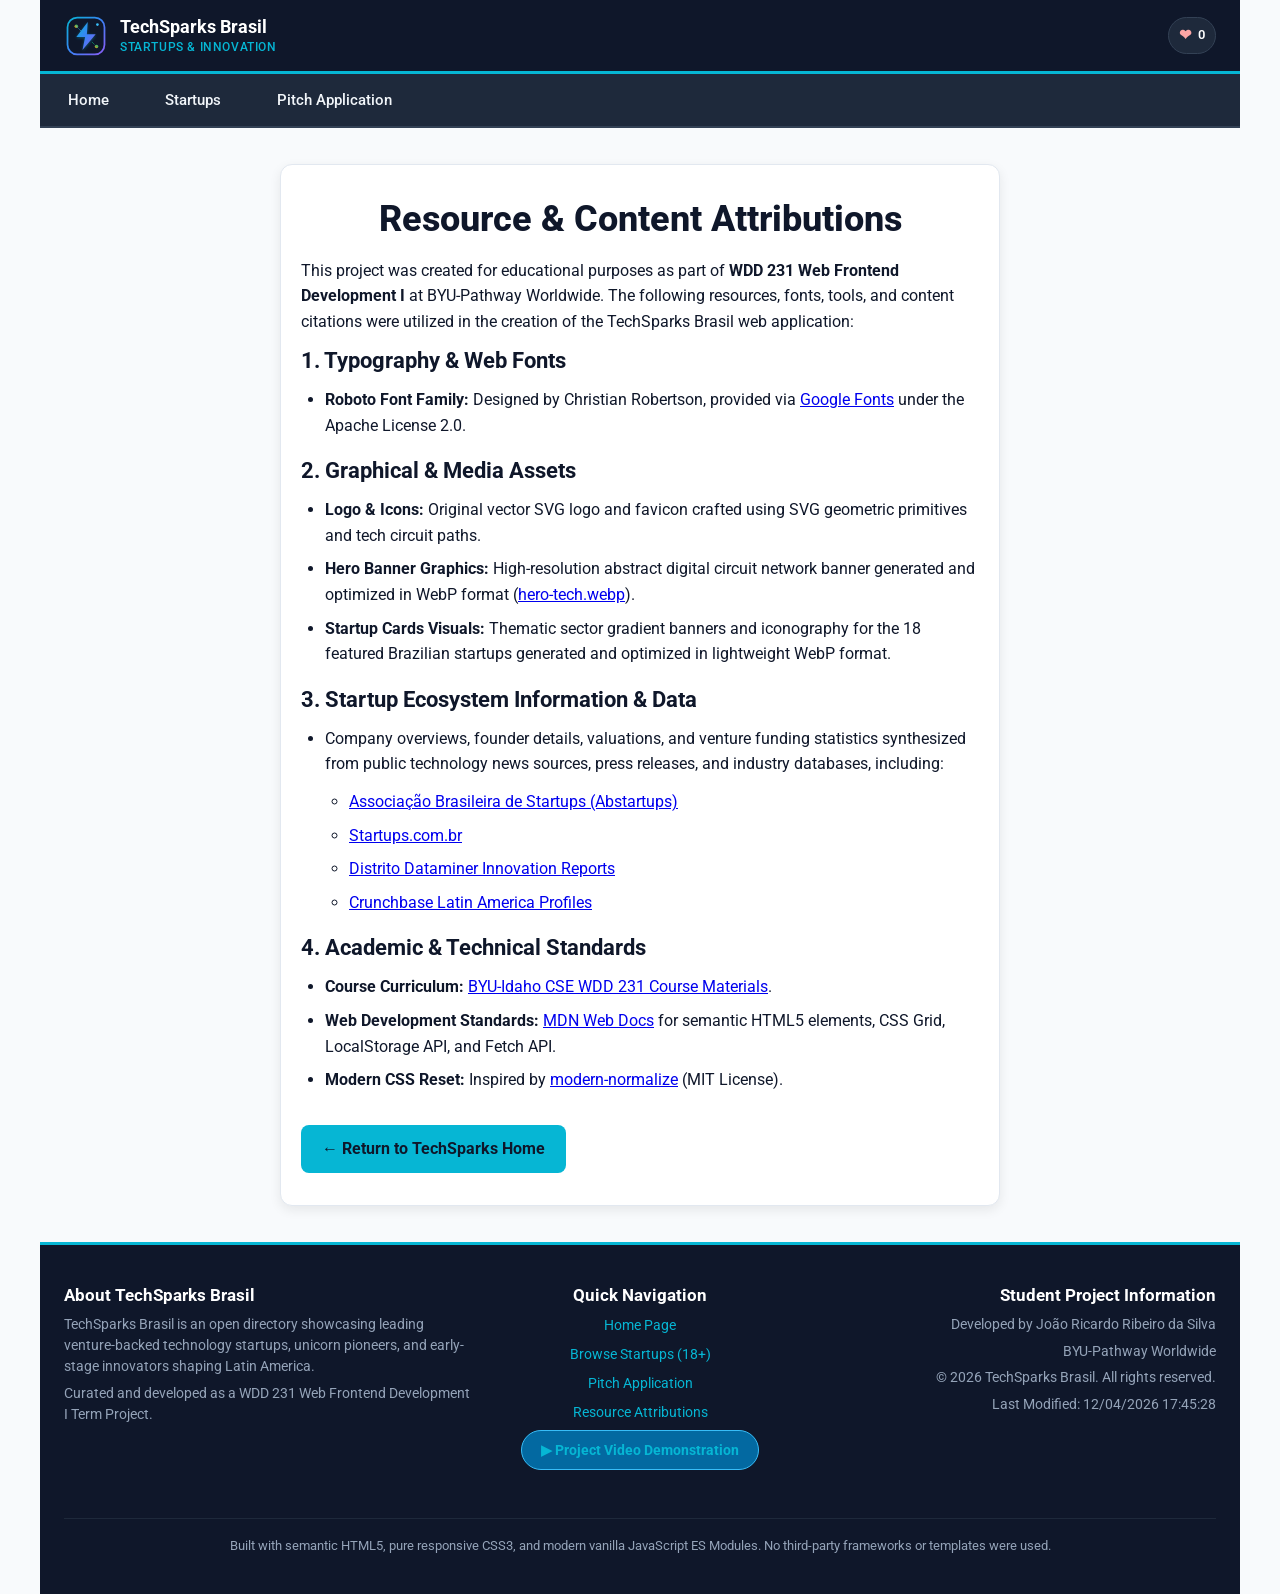
<file: final/attributions.html>
<!DOCTYPE html>
<html lang="en">
<head>
    <meta charset="UTF-8">
    <meta name="viewport" content="width=device-width, initial-scale=1.0">
    <title>Resource Attributions - TechSparks Brasil</title>
    <meta name="description" content="Attribution and academic citation list for content, datasets, fonts, and graphics utilized across the TechSparks Brasil portal.">
    <meta name="author" content="João Ricardo Ribeiro da Silva">
    <link rel="icon" href="images/favicon.ico">

    <!-- Open Graph Social Media Meta Tags -->
    <meta property="og:title" content="Resource Attributions - TechSparks Brasil">
    <meta property="og:type" content="website">
    <meta property="og:image" content="https://jonrichard157-lang.github.io/wdd231/final/images/og-techsparks.jpg">
    <meta property="og:url" content="https://jonrichard157-lang.github.io/wdd231/final/attributions.html">
    <meta property="og:description" content="Attribution and academic citation list for content, datasets, fonts, and graphics utilized across the TechSparks Brasil portal.">

    <!-- Google Fonts -->
    <link rel="preconnect" href="https://fonts.googleapis.com">
    <link rel="preconnect" href="https://fonts.gstatic.com" crossorigin>
    <link href="https://fonts.googleapis.com/css2?family=Roboto:wght@400;500;700;800&display=swap" rel="stylesheet">

    <!-- Stylesheets -->
    <link rel="stylesheet" href="styles/normalize.css">
    <link rel="stylesheet" href="styles/small.css">
    <link rel="stylesheet" href="styles/larger.css">

    <!-- Modular Script -->
    <script type="module" src="scripts/main.js"></script>
</head>
<body>
    <header>
        <a href="index.html" class="brand-wrapper">
            <img src="images/logo.svg" alt="TechSparks Brasil circuit spark logo" class="brand-logo" width="44" height="44">
            <div class="brand-info">
                <h2>TechSparks Brasil</h2>
                <p>Startups & Innovation</p>
            </div>
        </a>

        <div class="header-actions">
            <a href="startups.html" class="fav-counter-pill" title="Saved Favorite Startups" aria-label="Saved Favorite Startups">
                <span class="fav-icon" aria-hidden="true">&#10084;</span>
                <span id="fav-badge">0</span>
            </a>
            <button id="menu-button" aria-label="Toggle navigation menu" aria-expanded="false">&#9776;</button>
        </div>
    </header>

    <nav>
        <a href="index.html">Home</a>
        <a href="startups.html">Startups</a>
        <a href="pitch.html">Pitch Application</a>
    </nav>

    <main>
        <section class="attributions-content">
            <h1>Resource & Content Attributions</h1>
            <p>This project was created for educational purposes as part of <strong>WDD 231 Web Frontend Development I</strong> at BYU-Pathway Worldwide. The following resources, fonts, tools, and content citations were utilized in the creation of the TechSparks Brasil web application:</p>

            <h2>1. Typography & Web Fonts</h2>
            <ul>
                <li><strong>Roboto Font Family:</strong> Designed by Christian Robertson, provided via <a href="https://fonts.google.com/specimen/Roboto" target="_blank" rel="noopener noreferrer">Google Fonts</a> under the Apache License 2.0.</li>
            </ul>

            <h2>2. Graphical & Media Assets</h2>
            <ul>
                <li><strong>Logo & Icons:</strong> Original vector SVG logo and favicon crafted using SVG geometric primitives and tech circuit paths.</li>
                <li><strong>Hero Banner Graphics:</strong> High-resolution abstract digital circuit network banner generated and optimized in WebP format (<a href="images/hero-tech.webp">hero-tech.webp</a>).</li>
                <li><strong>Startup Cards Visuals:</strong> Thematic sector gradient banners and iconography for the 18 featured Brazilian startups generated and optimized in lightweight WebP format.</li>
            </ul>

            <h2>3. Startup Ecosystem Information & Data</h2>
            <ul>
                <li>Company overviews, founder details, valuations, and venture funding statistics synthesized from public technology news sources, press releases, and industry databases, including:
                    <ul>
                        <li><a href="https://abstartups.com.br/" target="_blank" rel="noopener noreferrer">Associação Brasileira de Startups (Abstartups)</a></li>
                        <li><a href="https://startups.com.br/" target="_blank" rel="noopener noreferrer">Startups.com.br</a></li>
                        <li><a href="https://distrito.me/" target="_blank" rel="noopener noreferrer">Distrito Dataminer Innovation Reports</a></li>
                        <li><a href="https://crunchbase.com" target="_blank" rel="noopener noreferrer">Crunchbase Latin America Profiles</a></li>
                    </ul>
                </li>
            </ul>

            <h2>4. Academic & Technical Standards</h2>
            <ul>
                <li><strong>Course Curriculum:</strong> <a href="https://byui-cse.github.io/wdd231-ww-course/" target="_blank" rel="noopener noreferrer">BYU-Idaho CSE WDD 231 Course Materials</a>.</li>
                <li><strong>Web Development Standards:</strong> <a href="https://developer.mozilla.org/" target="_blank" rel="noopener noreferrer">MDN Web Docs</a> for semantic HTML5 elements, CSS Grid, LocalStorage API, and Fetch API.</li>
                <li><strong>Modern CSS Reset:</strong> Inspired by <a href="https://github.com/sindresorhus/modern-normalize" target="_blank" rel="noopener noreferrer">modern-normalize</a> (MIT License).</li>
            </ul>

            <div class="back-home-wrap">
                <a href="index.html" class="cta-action">&larr; Return to TechSparks Home</a>
            </div>
        </section>
    </main>

    <footer>
        <div class="footer-section">
            <h2>About TechSparks Brasil</h2>
            <p>TechSparks Brasil is an open directory showcasing leading venture-backed technology startups, unicorn pioneers, and early-stage innovators shaping Latin America.</p>
            <p>Curated and developed as a WDD 231 Web Frontend Development I Term Project.</p>
        </div>

        <div class="footer-section footer-center">
            <h2>Quick Navigation</h2>
            <div class="footer-links">
                <a href="index.html">Home Page</a>
                <a href="startups.html">Browse Startups (18+)</a>
                <a href="pitch.html">Pitch Application</a>
                <a href="attributions.html">Resource Attributions</a>
            </div>
            <a href="#" class="footer-video-pill" target="_blank" rel="noopener noreferrer">
                &#9654; Project Video Demonstration
            </a>
        </div>

        <div class="footer-section footer-right">
            <h2>Student Project Information</h2>
            <p>Developed by João Ricardo Ribeiro da Silva</p>
            <p>BYU-Pathway Worldwide</p>
            <p>&copy; <span id="currentyear"></span> TechSparks Brasil. All rights reserved.</p>
            <p id="lastModified"></p>
        </div>

        <div class="footer-bottom">
            <p>Built with semantic HTML5, pure responsive CSS3, and modern vanilla JavaScript ES Modules. No third-party frameworks or templates were used.</p>
        </div>
    </footer>
</body>
</html>
</file>
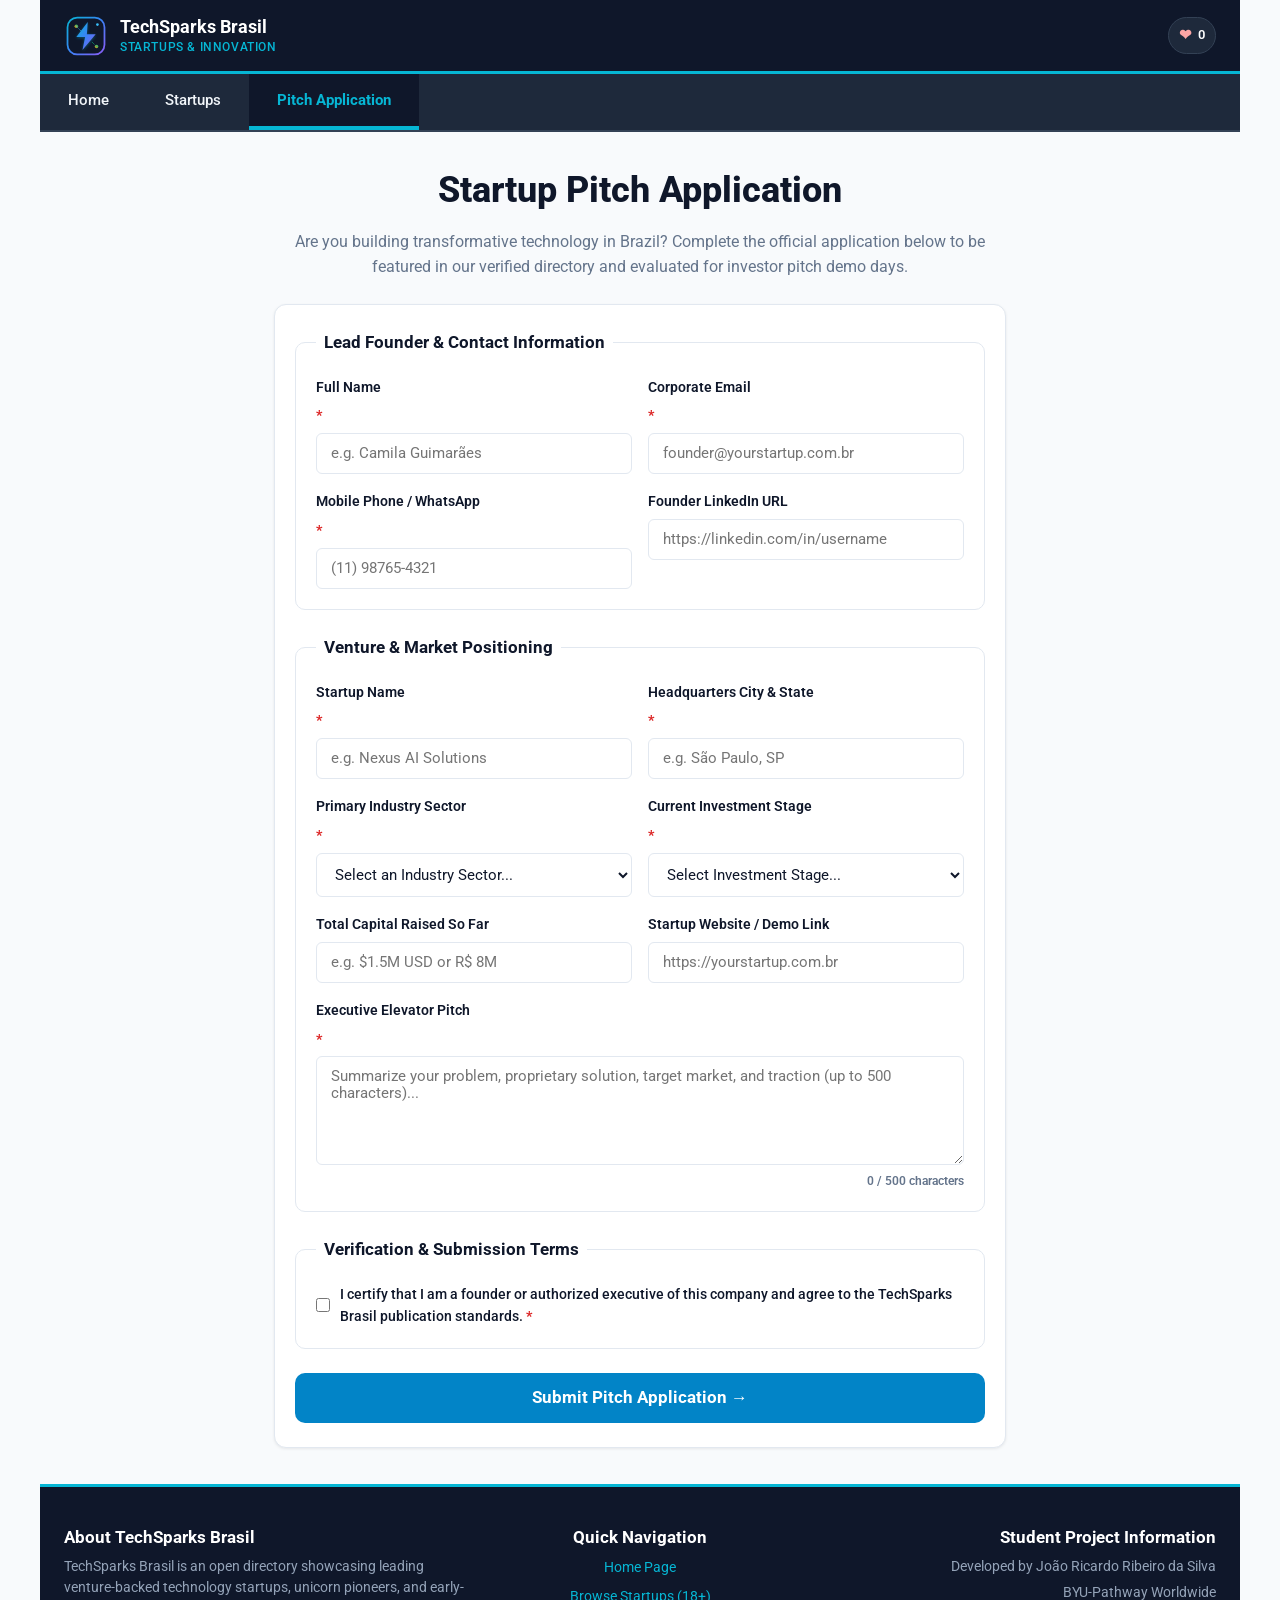
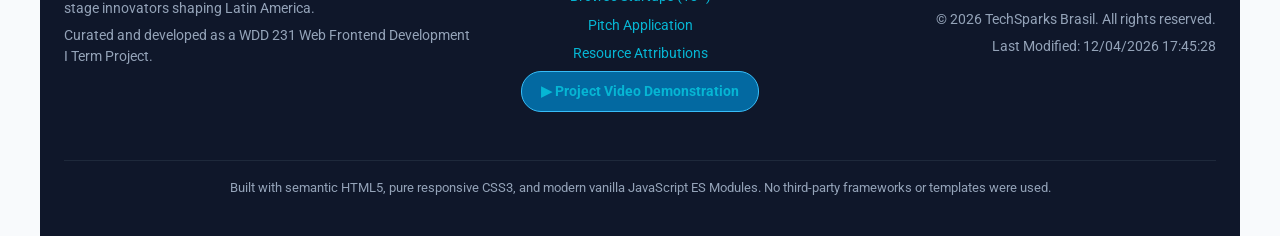
<file: final/pitch.html>
<!DOCTYPE html>
<html lang="en">
<head>
    <meta charset="UTF-8">
    <meta name="viewport" content="width=device-width, initial-scale=1.0">
    <title>Pitch Application - TechSparks Brasil</title>
    <meta name="description" content="Submit your tech startup for evaluation by top Latin American angel syndicates, venture funds, and corporate partners in TechSparks Brasil.">
    <meta name="author" content="João Ricardo Ribeiro da Silva">
    <link rel="icon" href="images/favicon.ico">

    <!-- Open Graph Social Media Meta Tags -->
    <meta property="og:title" content="Pitch Application - TechSparks Brasil">
    <meta property="og:type" content="website">
    <meta property="og:image" content="https://jonrichard157-lang.github.io/wdd231/final/images/og-techsparks.jpg">
    <meta property="og:url" content="https://jonrichard157-lang.github.io/wdd231/final/pitch.html">
    <meta property="og:description" content="Submit your tech startup for evaluation by top Latin American angel syndicates, venture funds, and corporate partners in TechSparks Brasil.">

    <!-- Google Fonts -->
    <link rel="preconnect" href="https://fonts.googleapis.com">
    <link rel="preconnect" href="https://fonts.gstatic.com" crossorigin>
    <link href="https://fonts.googleapis.com/css2?family=Roboto:wght@400;500;700;800&display=swap" rel="stylesheet">

    <!-- Stylesheets -->
    <link rel="stylesheet" href="styles/normalize.css">
    <link rel="stylesheet" href="styles/small.css">
    <link rel="stylesheet" href="styles/larger.css">

    <!-- Modular Scripts -->
    <script type="module" src="scripts/main.js"></script>
    <script type="module" src="scripts/pitch.js"></script>
</head>
<body>
    <header>
        <a href="index.html" class="brand-wrapper">
            <img src="images/logo.svg" alt="TechSparks Brasil circuit spark logo" class="brand-logo" width="44" height="44">
            <div class="brand-info">
                <h2>TechSparks Brasil</h2>
                <p>Startups & Innovation</p>
            </div>
        </a>

        <div class="header-actions">
            <a href="startups.html" class="fav-counter-pill" title="Saved Favorite Startups" aria-label="Saved Favorite Startups">
                <span class="fav-icon" aria-hidden="true">&#10084;</span>
                <span id="fav-badge">0</span>
            </a>
            <button id="menu-button" aria-label="Toggle navigation menu" aria-expanded="false">&#9776;</button>
        </div>
    </header>

    <nav>
        <a href="index.html">Home</a>
        <a href="startups.html">Startups</a>
        <a href="pitch.html" class="active">Pitch Application</a>
    </nav>

    <main class="pitch-container">
        <h1>Startup Pitch Application</h1>
        <p class="page-intro">Are you building transformative technology in Brazil? Complete the official application below to be featured in our verified directory and evaluated for investor pitch demo days.</p>

        <form method="get" action="thankyou.html" class="pitch-form">
            <!-- Fieldset 1: Founder Information -->
            <fieldset>
                <legend>Lead Founder & Contact Information</legend>

                <div class="form-grid-2">
                    <label for="founder-name">
                        Full Name <span class="required-star">*</span>
                        <input type="text" name="founder-name" id="founder-name" required autocomplete="name" title="Lead Founder Full Name" placeholder="e.g. Camila Guimarães">
                    </label>

                    <label for="founder-email">
                        Corporate Email <span class="required-star">*</span>
                        <input type="email" name="founder-email" id="founder-email" required autocomplete="email" title="Founder Corporate Email" placeholder="founder@yourstartup.com.br">
                    </label>
                </div>

                <div class="form-grid-2">
                    <label for="founder-phone">
                        Mobile Phone / WhatsApp <span class="required-star">*</span>
                        <input type="tel" name="founder-phone" id="founder-phone" required autocomplete="tel" title="Mobile Phone or WhatsApp with area code" placeholder="(11) 98765-4321">
                    </label>

                    <label for="founder-linkedin">
                        Founder LinkedIn URL
                        <input type="url" name="founder-linkedin" id="founder-linkedin" placeholder="https://linkedin.com/in/username">
                    </label>
                </div>
            </fieldset>

            <!-- Fieldset 2: Startup Venture Details -->
            <fieldset>
                <legend>Venture & Market Positioning</legend>

                <div class="form-grid-2">
                    <label for="startup-name">
                        Startup Name <span class="required-star">*</span>
                        <input type="text" name="startup-name" id="startup-name" required autocomplete="organization" title="Registered Startup Name" placeholder="e.g. Nexus AI Solutions">
                    </label>

                    <label for="headquarters">
                        Headquarters City & State <span class="required-star">*</span>
                        <input type="text" name="headquarters" id="headquarters" required title="City and Brazilian State" placeholder="e.g. São Paulo, SP">
                    </label>
                </div>

                <div class="form-grid-2">
                    <label for="category">
                        Primary Industry Sector <span class="required-star">*</span>
                        <select name="category" id="category" required title="Primary Industry Sector">
                            <option value="" disabled selected>Select an Industry Sector...</option>
                            <option value="Fintech">Fintech & Digital Banking</option>
                            <option value="Healthtech">Healthtech & Wellness</option>
                            <option value="Agtech">Agtech & Climate Intelligence</option>
                            <option value="Edtech">Edtech & Creator Economy</option>
                            <option value="Proptech">Proptech & Real Estate</option>
                            <option value="AI & SaaS">AI, SaaS & Cloud Automation</option>
                            <option value="Climatech">Climatech & Clean Energy</option>
                            <option value="Logtech">Logtech & Supply Chain</option>
                        </select>
                    </label>

                    <label for="stage">
                        Current Investment Stage <span class="required-star">*</span>
                        <select name="stage" id="stage" required title="Current Investment Stage">
                            <option value="" disabled selected>Select Investment Stage...</option>
                            <option value="Bootstrapped">Bootstrapped / Pre-Seed</option>
                            <option value="Seed Stage">Seed Stage</option>
                            <option value="Series A">Series A</option>
                            <option value="Series B">Series B</option>
                            <option value="Growth / Scaleup">Growth / Scaleup</option>
                        </select>
                    </label>
                </div>

                <div class="form-grid-2">
                    <label for="funding-raised">
                        Total Capital Raised So Far
                        <input type="text" name="funding-raised" id="funding-raised" placeholder="e.g. $1.5M USD or R$ 8M">
                    </label>

                    <label for="startup-website">
                        Startup Website / Demo Link
                        <input type="url" name="startup-website" id="startup-website" placeholder="https://yourstartup.com.br">
                    </label>
                </div>

                <label for="pitch">
                    Executive Elevator Pitch <span class="required-star">*</span>
                    <textarea name="pitch" id="pitch" rows="5" required maxlength="500" placeholder="Summarize your problem, proprietary solution, target market, and traction (up to 500 characters)..."></textarea>
                    <span id="pitch-counter" class="counter-text">0 / 500 characters</span>
                </label>
            </fieldset>

            <!-- Fieldset 3: Terms & Hidden Metadata -->
            <fieldset>
                <legend>Verification & Submission Terms</legend>

                <label class="checkbox-label" for="terms">
                    <input type="checkbox" name="terms" id="terms" required>
                    <span>I certify that I am a founder or authorized executive of this company and agree to the TechSparks Brasil publication standards. <span class="required-star">*</span></span>
                </label>
            </fieldset>

            <!-- Hidden field for automatic submission timestamp -->
            <input type="hidden" name="timestamp" id="timestamp">

            <input type="submit" value="Submit Pitch Application &rarr;" class="submit-btn">
        </form>
    </main>

    <footer>
        <div class="footer-section">
            <h2>About TechSparks Brasil</h2>
            <p>TechSparks Brasil is an open directory showcasing leading venture-backed technology startups, unicorn pioneers, and early-stage innovators shaping Latin America.</p>
            <p>Curated and developed as a WDD 231 Web Frontend Development I Term Project.</p>
        </div>

        <div class="footer-section footer-center">
            <h2>Quick Navigation</h2>
            <div class="footer-links">
                <a href="index.html">Home Page</a>
                <a href="startups.html">Browse Startups (18+)</a>
                <a href="pitch.html">Pitch Application</a>
                <a href="attributions.html">Resource Attributions</a>
            </div>
            <a href="#" class="footer-video-pill" target="_blank" rel="noopener noreferrer">
                &#9654; Project Video Demonstration
            </a>
        </div>

        <div class="footer-section footer-right">
            <h2>Student Project Information</h2>
            <p>Developed by João Ricardo Ribeiro da Silva</p>
            <p>BYU-Pathway Worldwide</p>
            <p>&copy; <span id="currentyear"></span> TechSparks Brasil. All rights reserved.</p>
            <p id="lastModified"></p>
        </div>

        <div class="footer-bottom">
            <p>Built with semantic HTML5, pure responsive CSS3, and modern vanilla JavaScript ES Modules. No third-party frameworks or templates were used.</p>
        </div>
    </footer>
</body>
</html>
</file>
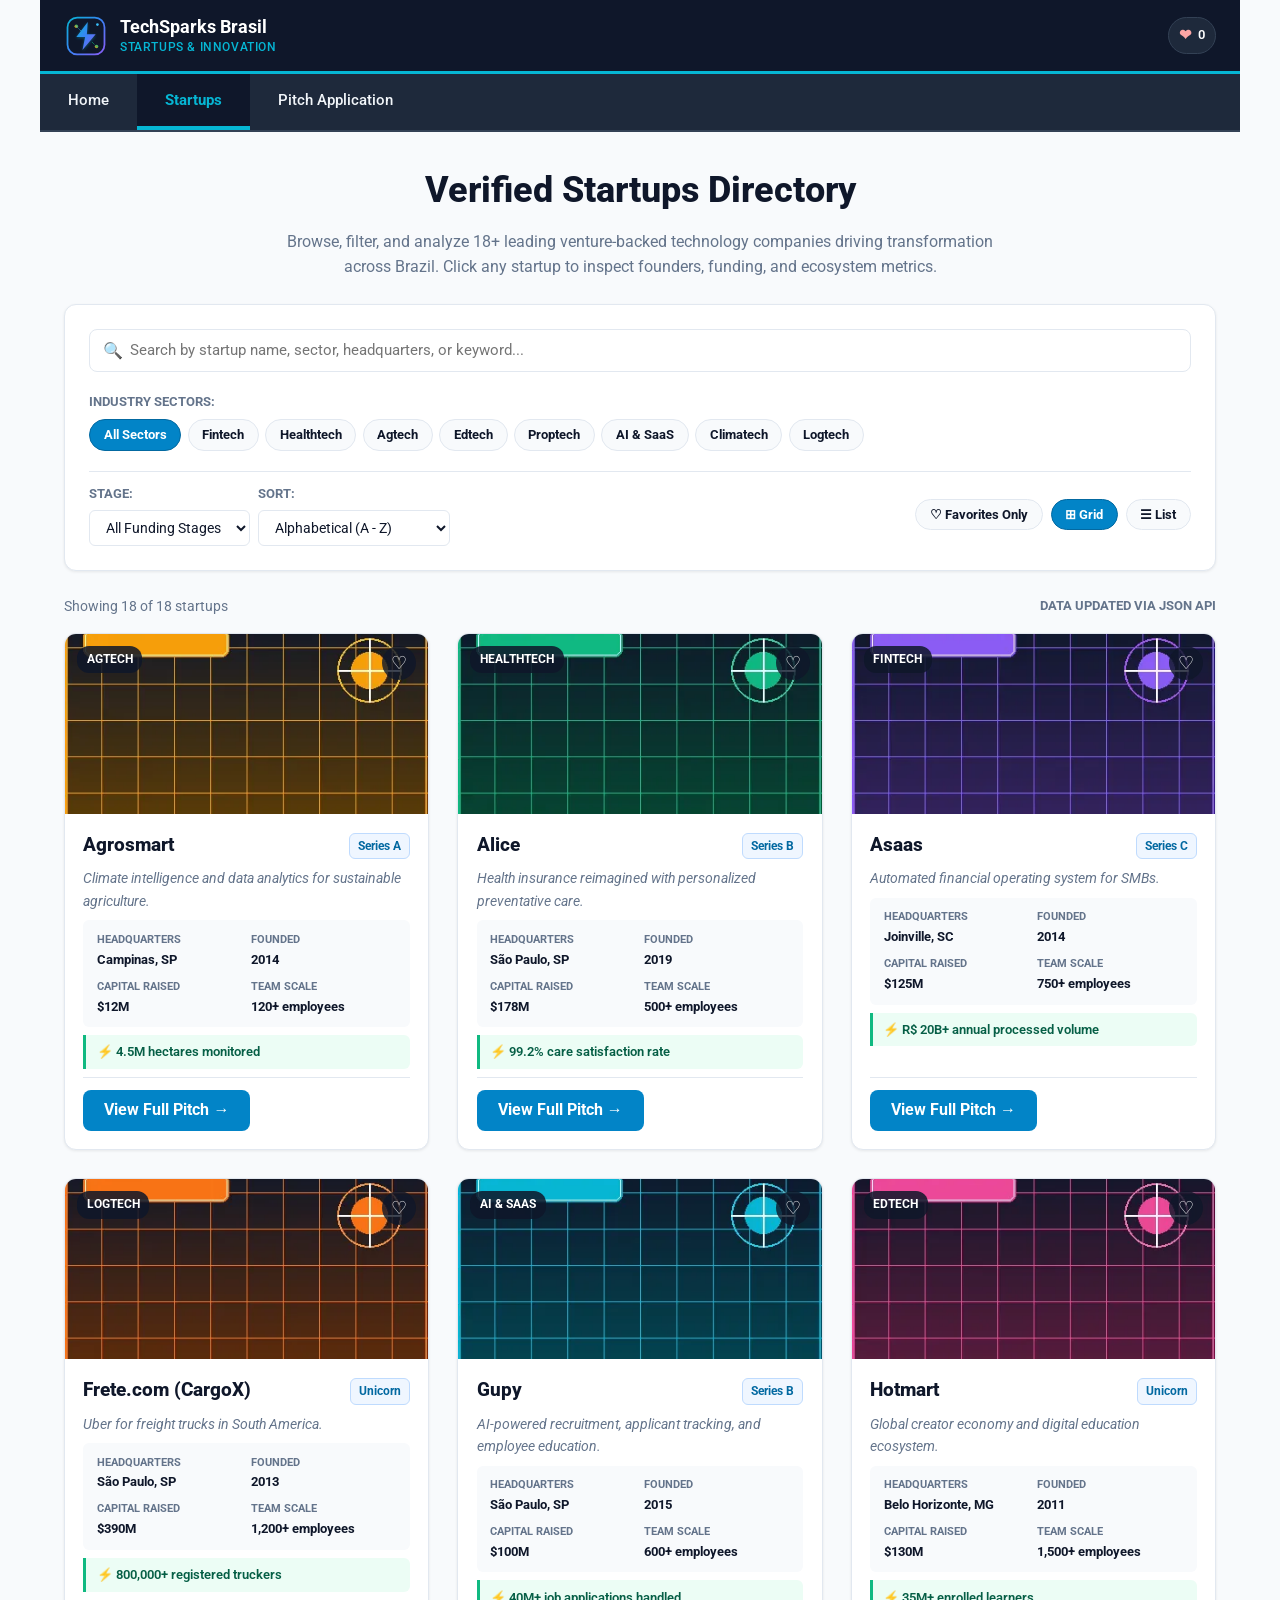
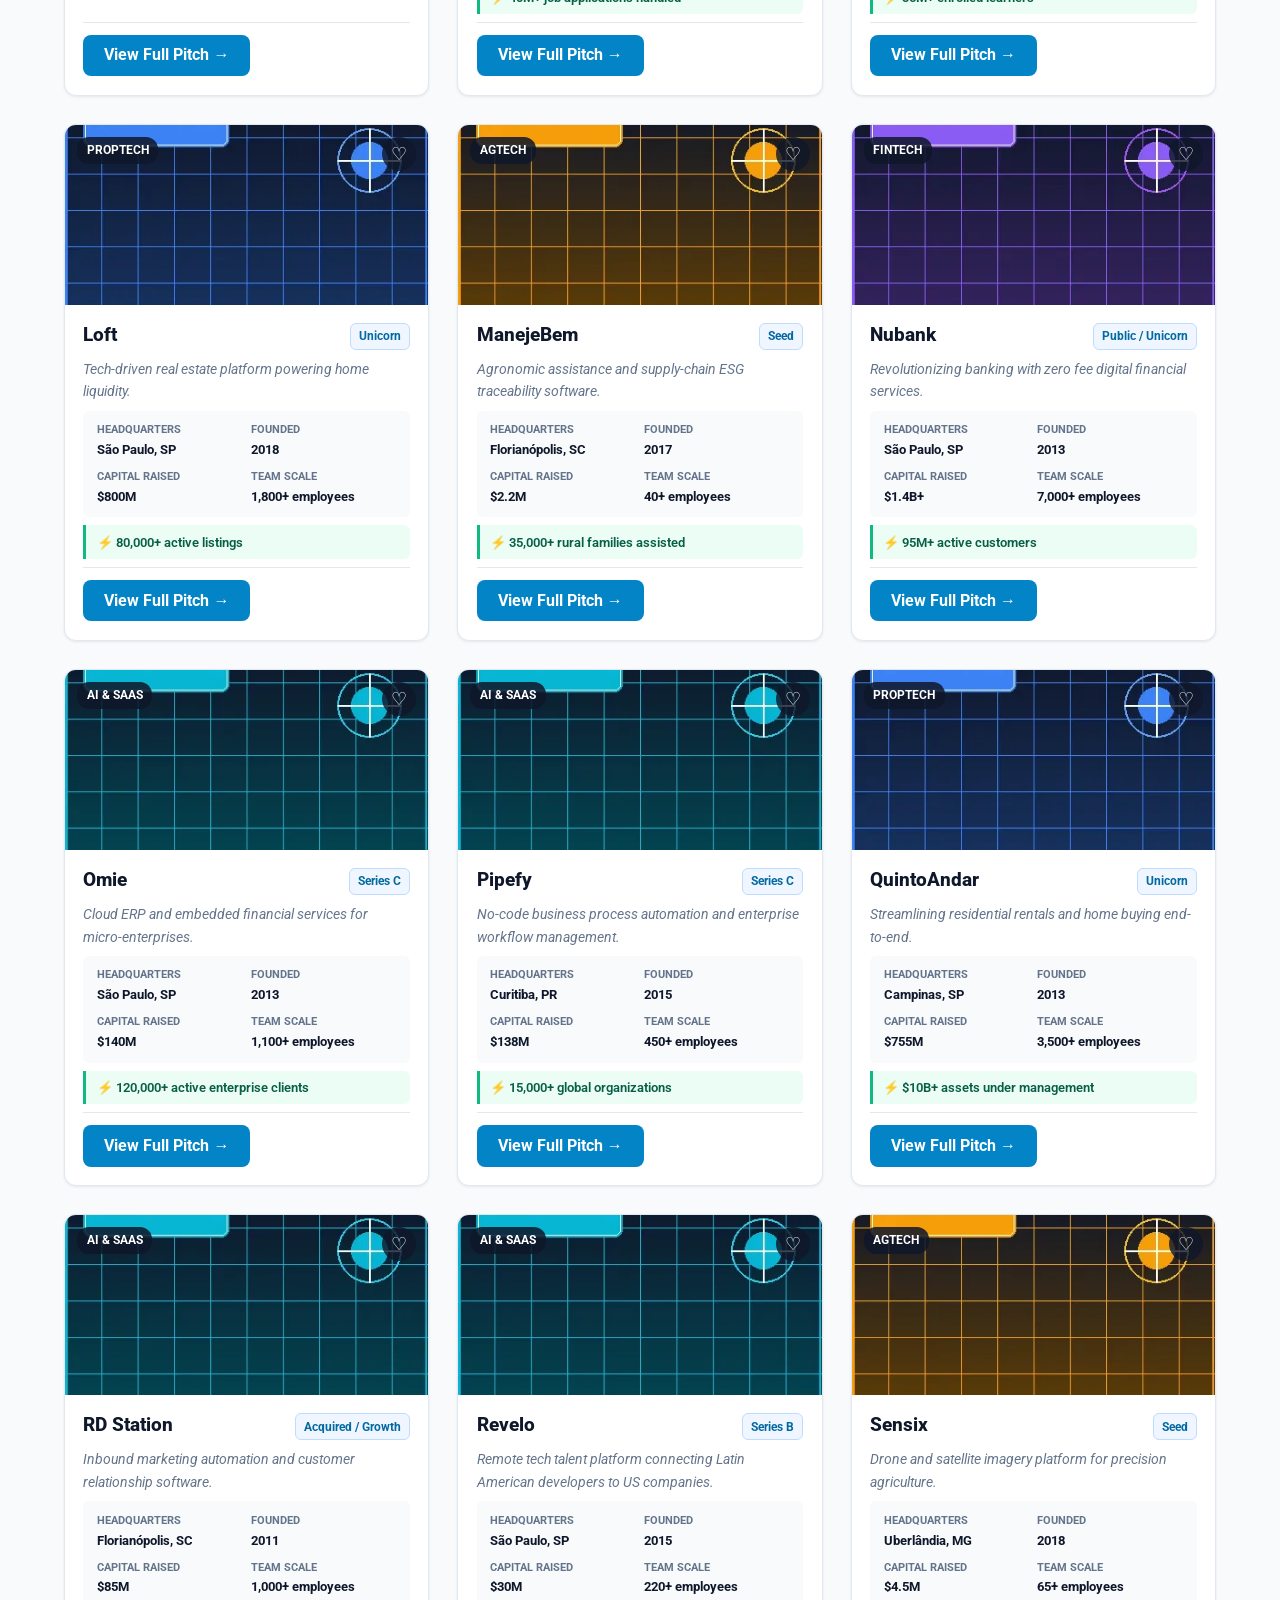
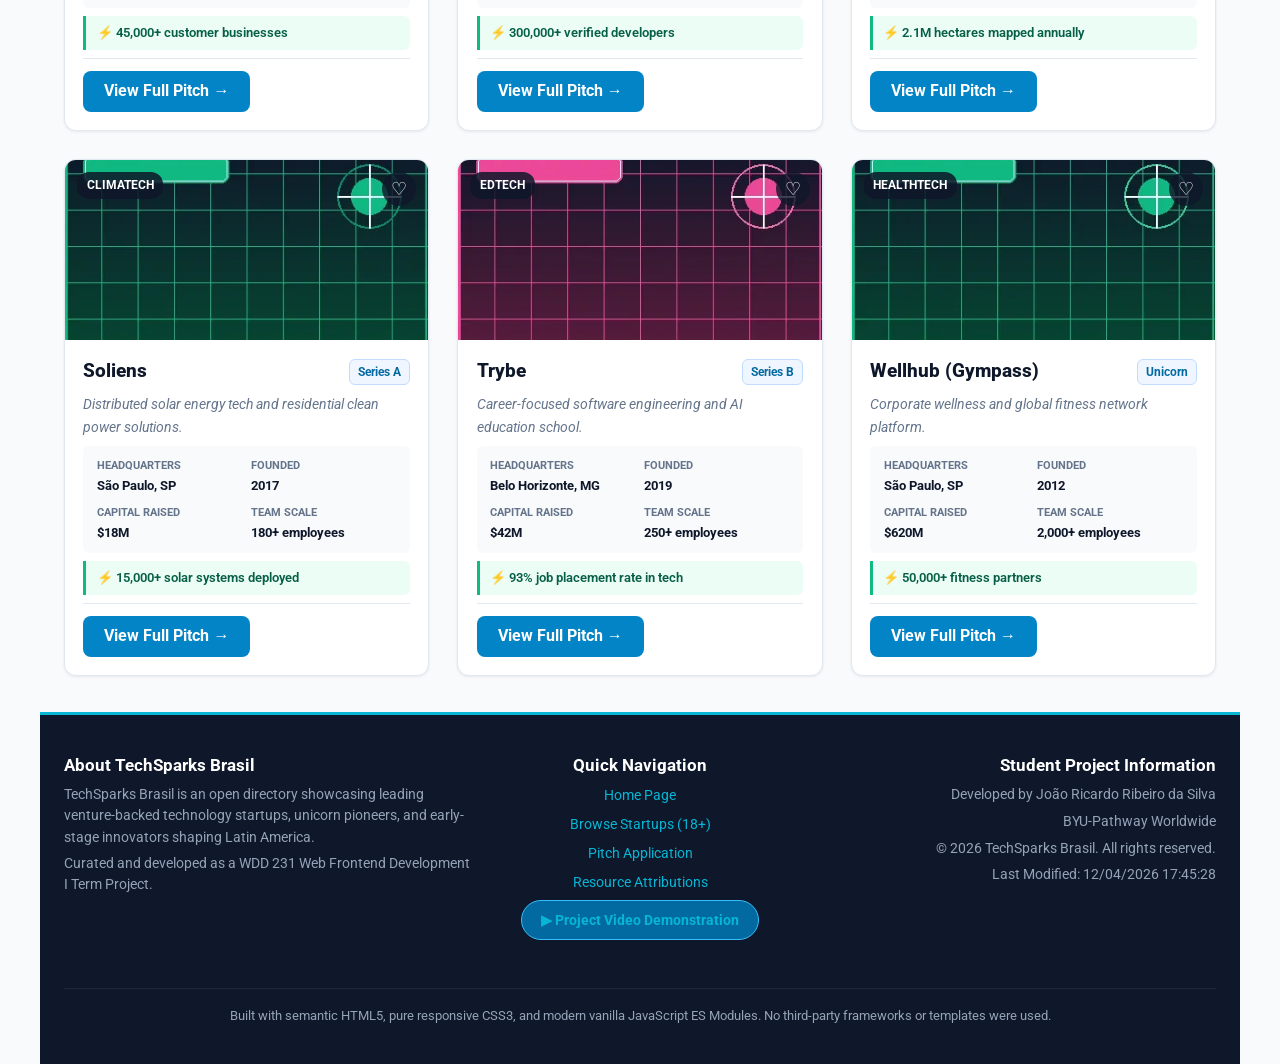
<file: final/startups.html>
<!DOCTYPE html>
<html lang="en">
<head>
    <meta charset="UTF-8">
    <meta name="viewport" content="width=device-width, initial-scale=1.0">
    <title>Startups Directory - TechSparks Brasil</title>
    <meta name="description" content="Explore and filter 18+ top Brazilian technology startups across Fintech, Healthtech, Agtech, Edtech, Proptech, and AI sectors. Save favorites and view metrics.">
    <meta name="author" content="João Ricardo Ribeiro da Silva">
    <link rel="icon" href="images/favicon.ico">

    <!-- Open Graph Social Media Meta Tags -->
    <meta property="og:title" content="Startups Directory - TechSparks Brasil">
    <meta property="og:type" content="website">
    <meta property="og:image" content="https://jonrichard157-lang.github.io/wdd231/final/images/og-techsparks.jpg">
    <meta property="og:url" content="https://jonrichard157-lang.github.io/wdd231/final/startups.html">
    <meta property="og:description" content="Explore and filter 18+ top Brazilian technology startups across Fintech, Healthtech, Agtech, Edtech, Proptech, and AI sectors. Save favorites and view metrics.">

    <!-- Google Fonts -->
    <link rel="preconnect" href="https://fonts.googleapis.com">
    <link rel="preconnect" href="https://fonts.gstatic.com" crossorigin>
    <link href="https://fonts.googleapis.com/css2?family=Roboto:wght@400;500;700;800&display=swap" rel="stylesheet">

    <!-- Stylesheets -->
    <link rel="stylesheet" href="styles/normalize.css">
    <link rel="stylesheet" href="styles/small.css">
    <link rel="stylesheet" href="styles/larger.css">

    <!-- Modular ES Scripts -->
    <script type="module" src="scripts/main.js"></script>
    <script type="module" src="scripts/startups.js"></script>
</head>
<body>
    <header>
        <a href="index.html" class="brand-wrapper">
            <img src="images/logo.svg" alt="TechSparks Brasil circuit spark logo" class="brand-logo" width="44" height="44">
            <div class="brand-info">
                <h2>TechSparks Brasil</h2>
                <p>Startups & Innovation</p>
            </div>
        </a>

        <div class="header-actions">
            <a href="startups.html" class="fav-counter-pill" title="Saved Favorite Startups" aria-label="Saved Favorite Startups">
                <span class="fav-icon" aria-hidden="true">&#10084;</span>
                <span id="fav-badge">0</span>
            </a>
            <button id="menu-button" aria-label="Toggle navigation menu" aria-expanded="false">&#9776;</button>
        </div>
    </header>

    <nav>
        <a href="index.html">Home</a>
        <a href="startups.html" class="active">Startups</a>
        <a href="pitch.html">Pitch Application</a>
    </nav>

    <main>
        <h1>Verified Startups Directory</h1>
        <p class="page-intro">Browse, filter, and analyze 18+ leading venture-backed technology companies driving transformation across Brazil. Click any startup to inspect founders, funding, and ecosystem metrics.</p>

        <!-- Interactive Search & Filtering Controls -->
        <section class="catalog-controls" aria-label="Search and filter controls">
            <!-- Search Input -->
            <div class="search-box">
                <span class="search-icon" aria-hidden="true">&#128269;</span>
                <input type="search" id="search-input" class="search-input" placeholder="Search by startup name, sector, headquarters, or keyword..." aria-label="Search startups by name or keyword">
            </div>

            <!-- Category Filter Buttons -->
            <div class="filter-group">
                <span class="filter-group-label">Industry Sectors:</span>
                <div class="category-buttons" role="group" aria-label="Filter by industry category">
                    <button type="button" class="category-btn active" data-category="all">All Sectors</button>
                    <button type="button" class="category-btn" data-category="Fintech">Fintech</button>
                    <button type="button" class="category-btn" data-category="Healthtech">Healthtech</button>
                    <button type="button" class="category-btn" data-category="Agtech">Agtech</button>
                    <button type="button" class="category-btn" data-category="Edtech">Edtech</button>
                    <button type="button" class="category-btn" data-category="Proptech">Proptech</button>
                    <button type="button" class="category-btn" data-category="AI & SaaS">AI & SaaS</button>
                    <button type="button" class="category-btn" data-category="Climatech">Climatech</button>
                    <button type="button" class="category-btn" data-category="Logtech">Logtech</button>
                </div>
            </div>

            <!-- Secondary Controls Row (Stage, Sorting, Favorites, View Toggle) -->
            <div class="secondary-controls">
                <div class="controls-subgroup">
                    <label for="stage-select" class="select-label">
                        Stage:
                        <select id="stage-select" class="select-control" aria-label="Filter by investment stage">
                            <option value="all">All Funding Stages</option>
                            <option value="Seed">Seed Stage</option>
                            <option value="Series A">Series A</option>
                            <option value="Series B">Series B</option>
                            <option value="Series C">Series C</option>
                            <option value="Unicorn">Unicorn / Growth</option>
                        </select>
                    </label>

                    <label for="sort-select" class="select-label">
                        Sort:
                        <select id="sort-select" class="select-control" aria-label="Sort startups">
                            <option value="name-asc">Alphabetical (A - Z)</option>
                            <option value="name-desc">Alphabetical (Z - A)</option>
                            <option value="founded-desc">Founded (Newest First)</option>
                            <option value="founded-asc">Founded (Oldest First)</option>
                        </select>
                    </label>
                </div>

                <div class="view-and-favs">
                    <button type="button" id="fav-filter-btn" class="fav-filter-btn" aria-label="Show only favorite startups">
                        &#9825; Favorites Only
                    </button>

                    <button type="button" id="grid-view-btn" class="view-toggle-btn active" title="Grid View" aria-label="Switch to grid layout">&#8862; Grid</button>
                    <button type="button" id="list-view-btn" class="view-toggle-btn" title="List View" aria-label="Switch to list layout">&#9776; List</button>
                </div>
            </div>
        </section>

        <!-- Results Counter -->
        <div class="results-info">
            <span id="results-count">Loading startups...</span>
            <span class="api-badge">Data updated via JSON API</span>
        </div>

        <!-- Dynamic Container (Populated via startups.js) -->
        <div id="startups-container" class="startups-container grid" aria-live="polite">
            <!-- 18 Startup cards rendered dynamically with >= 4 distinct properties each -->
        </div>

        <!-- Accessible Modal Dialog (<dialog>) for Startup Details -->
        <dialog id="startup-modal" closedby="any" aria-labelledby="dialog-title">
            <div class="dialog-top">
                <h2 id="dialog-title">Startup Details</h2>
                <button type="button" class="dialog-close" aria-label="Close dialog modal">&times;</button>
            </div>
            <div id="modal-dynamic-content" class="dialog-content">
                <!-- Dynamically populated with metrics, founders, tech stack, and action buttons -->
            </div>
        </dialog>
    </main>

    <footer>
        <div class="footer-section">
            <h2>About TechSparks Brasil</h2>
            <p>TechSparks Brasil is an open directory showcasing leading venture-backed technology startups, unicorn pioneers, and early-stage innovators shaping Latin America.</p>
            <p>Curated and developed as a WDD 231 Web Frontend Development I Term Project.</p>
        </div>

        <div class="footer-section footer-center">
            <h2>Quick Navigation</h2>
            <div class="footer-links">
                <a href="index.html">Home Page</a>
                <a href="startups.html">Browse Startups (18+)</a>
                <a href="pitch.html">Pitch Application</a>
                <a href="attributions.html">Resource Attributions</a>
            </div>
            <a href="#" class="footer-video-pill" target="_blank" rel="noopener noreferrer">
                &#9654; Project Video Demonstration
            </a>
        </div>

        <div class="footer-section footer-right">
            <h2>Student Project Information</h2>
            <p>Developed by João Ricardo Ribeiro da Silva</p>
            <p>BYU-Pathway Worldwide</p>
            <p>&copy; <span id="currentyear"></span> TechSparks Brasil. All rights reserved.</p>
            <p id="lastModified"></p>
        </div>

        <div class="footer-bottom">
            <p>Built with semantic HTML5, pure responsive CSS3, and modern vanilla JavaScript ES Modules. No third-party frameworks or templates were used.</p>
        </div>
    </footer>
</body>
</html>
</file>
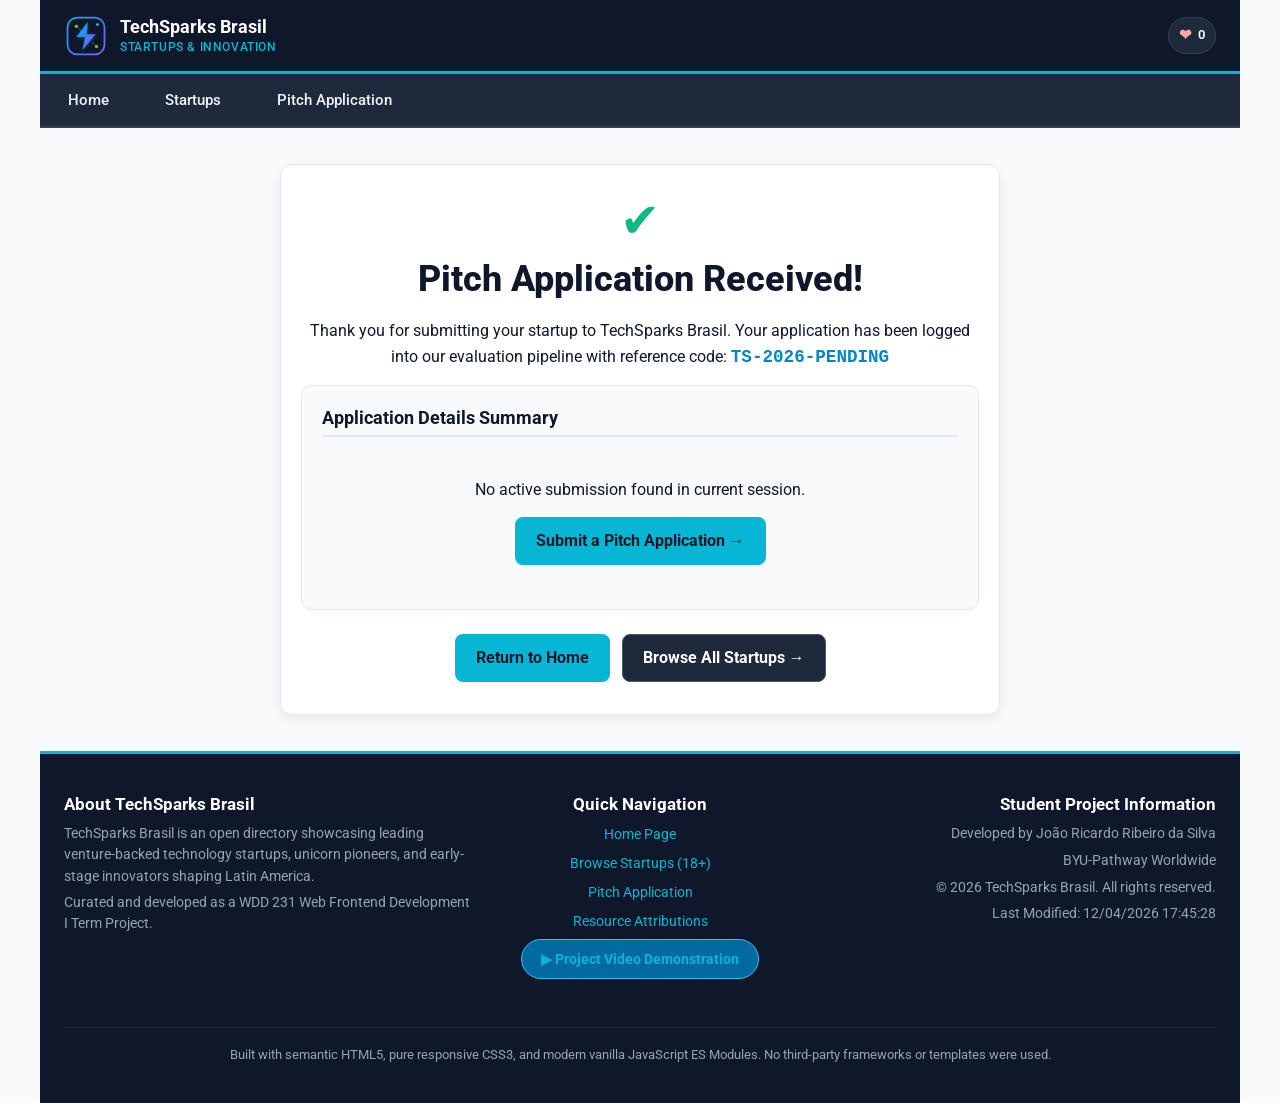
<file: final/thankyou.html>
<!DOCTYPE html>
<html lang="en">
<head>
    <meta charset="UTF-8">
    <meta name="viewport" content="width=device-width, initial-scale=1.0">
    <title>Pitch Application Received - TechSparks Brasil</title>
    <meta name="description" content="Thank you for submitting your startup pitch to TechSparks Brasil. Review your submitted details and application reference code.">
    <meta name="author" content="João Ricardo Ribeiro da Silva">
    <link rel="icon" href="images/favicon.ico">

    <!-- Open Graph Social Media Meta Tags -->
    <meta property="og:title" content="Pitch Application Received - TechSparks Brasil">
    <meta property="og:type" content="website">
    <meta property="og:image" content="https://jonrichard157-lang.github.io/wdd231/final/images/og-techsparks.jpg">
    <meta property="og:url" content="https://jonrichard157-lang.github.io/wdd231/final/thankyou.html">
    <meta property="og:description" content="Thank you for submitting your startup pitch to TechSparks Brasil. Review your submitted details and application reference code.">

    <!-- Google Fonts -->
    <link rel="preconnect" href="https://fonts.googleapis.com">
    <link rel="preconnect" href="https://fonts.gstatic.com" crossorigin>
    <link href="https://fonts.googleapis.com/css2?family=Roboto:wght@400;500;700;800&display=swap" rel="stylesheet">

    <!-- Stylesheets -->
    <link rel="stylesheet" href="styles/normalize.css">
    <link rel="stylesheet" href="styles/small.css">
    <link rel="stylesheet" href="styles/larger.css">

    <!-- Modular Scripts -->
    <script type="module" src="scripts/main.js"></script>
    <script type="module" src="scripts/thankyou.js"></script>
</head>
<body>
    <header>
        <a href="index.html" class="brand-wrapper">
            <img src="images/logo.svg" alt="TechSparks Brasil circuit spark logo" class="brand-logo" width="44" height="44">
            <div class="brand-info">
                <h2>TechSparks Brasil</h2>
                <p>Startups & Innovation</p>
            </div>
        </a>

        <div class="header-actions">
            <a href="startups.html" class="fav-counter-pill" title="Saved Favorite Startups" aria-label="Saved Favorite Startups">
                <span class="fav-icon" aria-hidden="true">&#10084;</span>
                <span id="fav-badge">0</span>
            </a>
            <button id="menu-button" aria-label="Toggle navigation menu" aria-expanded="false">&#9776;</button>
        </div>
    </header>

    <nav>
        <a href="index.html">Home</a>
        <a href="startups.html">Startups</a>
        <a href="pitch.html">Pitch Application</a>
    </nav>

    <main>
        <section class="thankyou-card">
            <div class="thankyou-icon" aria-hidden="true">&#10004;</div>
            <h1>Pitch Application Received!</h1>
            <p class="thankyou-subtitle">Thank you for submitting your startup to TechSparks Brasil. Your application has been logged into our evaluation pipeline with reference code: <strong id="reference-code" class="ref-code">TS-2026-PENDING</strong></p>

            <div class="summary-box">
                <h2>Application Details Summary</h2>
                <dl id="results-display" class="summary-grid">
                    <!-- Populated dynamically via thankyou.js using URLSearchParams and template literals -->
                    <p>Loading submission summary...</p>
                </dl>
            </div>

            <div class="thankyou-actions">
                <a href="index.html" class="cta-action">Return to Home</a>
                <a href="startups.html" class="cta-secondary">Browse All Startups &rarr;</a>
            </div>
        </section>
    </main>

    <footer>
        <div class="footer-section">
            <h2>About TechSparks Brasil</h2>
            <p>TechSparks Brasil is an open directory showcasing leading venture-backed technology startups, unicorn pioneers, and early-stage innovators shaping Latin America.</p>
            <p>Curated and developed as a WDD 231 Web Frontend Development I Term Project.</p>
        </div>

        <div class="footer-section footer-center">
            <h2>Quick Navigation</h2>
            <div class="footer-links">
                <a href="index.html">Home Page</a>
                <a href="startups.html">Browse Startups (18+)</a>
                <a href="pitch.html">Pitch Application</a>
                <a href="attributions.html">Resource Attributions</a>
            </div>
            <a href="#" class="footer-video-pill" target="_blank" rel="noopener noreferrer">
                &#9654; Project Video Demonstration
            </a>
        </div>

        <div class="footer-section footer-right">
            <h2>Student Project Information</h2>
            <p>Developed by João Ricardo Ribeiro da Silva</p>
            <p>BYU-Pathway Worldwide</p>
            <p>&copy; <span id="currentyear"></span> TechSparks Brasil. All rights reserved.</p>
            <p id="lastModified"></p>
        </div>

        <div class="footer-bottom">
            <p>Built with semantic HTML5, pure responsive CSS3, and modern vanilla JavaScript ES Modules. No third-party frameworks or templates were used.</p>
        </div>
    </footer>
</body>
</html>
</file>
<file: styles/small.css>
/* Reset and Base Styles */
* {
    box-sizing: border-box;
    margin: 0;
    padding: 0;
}

body {
    font-family: 'Roboto', -apple-system, BlinkMacSystemFont, "Segoe UI", Arial, sans-serif;
    line-height: 1.6;
    color: #1e293b;
    background-color: #f8fafc;
    min-width: 320px;
}

/* Page Container / Layout wrapper */
header, nav, main, footer {
    max-width: 1100px;
    margin: 0 auto;
    width: 100%;
}

/* Header */
header {
    display: flex;
    align-items: center;
    justify-content: space-between;
    padding: 0.75rem 1.25rem;
    background-color: #ffffff;
    border-bottom: 1px solid #e2e8f0;
}

.header-branding {
    display: flex;
    align-items: center;
    gap: 0.75rem;
}

.header-branding img {
    width: 48px;
    height: 48px;
    display: block;
}

.header-branding span {
    font-size: 1.4rem;
    font-weight: 700;
    color: #0f172a;
    letter-spacing: -0.02em;
}

/* Hamburger Menu Button */
#menu-button {
    background: none;
    border: 2px solid #cbd5e1;
    border-radius: 6px;
    font-size: 1.75rem;
    line-height: 1;
    padding: 0.25rem 0.5rem;
    cursor: pointer;
    color: #0f172a;
    transition: background-color 0.2s ease, border-color 0.2s ease;
}

#menu-button:hover,
#menu-button:focus-visible {
    background-color: #f1f5f9;
    border-color: #94a3b8;
    outline: none;
}

/* Navigation (Mobile-first) */
nav {
    display: none;
    background-color: #1e293b;
}

nav.open {
    display: flex;
    flex-direction: column;
}

nav a {
    display: block;
    padding: 0.85rem 1.25rem;
    color: #f1f5f9;
    text-decoration: none;
    font-weight: 500;
    transition: background-color 0.2s ease, color 0.2s ease;
    border-bottom: 1px solid #334155;
}

nav a:hover,
nav a:focus-visible {
    background-color: #334155;
    color: #ffffff;
    outline: none;
}

/* Wayfinding - Active Navigation Link */
nav a.active {
    background-color: #0f172a;
    color: #38bdf8;
    font-weight: 700;
    border-left: 4px solid #38bdf8;
}

/* Main Content */
main {
    padding: 1.25rem;
}

h1 {
    font-size: 1.85rem;
    font-weight: 700;
    color: #0f172a;
    margin-bottom: 1.25rem;
}

/* Section Cards */
section {
    background-color: #ffffff;
    border: 1px solid #cbd5e1;
    border-radius: 8px;
    overflow: hidden;
    margin-bottom: 1.5rem;
    box-shadow: 0 1px 3px rgba(0, 0, 0, 0.05);
}

section h2 {
    background-color: #1e293b;
    color: #ffffff;
    font-size: 1.15rem;
    font-weight: 600;
    text-align: center;
    padding: 0.65rem 1rem;
    letter-spacing: 0.01em;
}

.section-content {
    padding: 1.25rem;
}

/* About Me */
#about-me p {
    color: #334155;
    font-size: 1rem;
    line-height: 1.7;
}

/* Student Photo */
#student-photo .section-content {
    display: flex;
    justify-content: center;
    align-items: center;
    padding: 1.5rem 1rem;
}

.profile-image {
    width: 200px;
    height: 200px;
    max-width: 100%;
    border-radius: 50%;
    object-fit: cover;
    box-shadow: 0 4px 6px -1px rgba(0, 0, 0, 0.1);
}

/* Filter Buttons */
.filter-buttons {
    display: flex;
    gap: 0.75rem;
    justify-content: center;
    margin-bottom: 1.25rem;
    flex-wrap: wrap;
}

.filter-btn {
    flex: 1 1 80px;
    max-width: 160px;
    padding: 0.6rem 1.25rem;
    background-color: #e2e8f0;
    color: #0f172a;
    border: 2px solid #cbd5e1;
    border-radius: 6px;
    font-size: 0.95rem;
    font-weight: 600;
    cursor: pointer;
    transition: background-color 0.2s ease, border-color 0.2s ease, color 0.2s ease;
}

.filter-btn:hover,
.filter-btn:focus-visible {
    background-color: #cbd5e1;
    border-color: #94a3b8;
    outline: none;
}

.filter-btn.active {
    background-color: #1e293b;
    border-color: #1e293b;
    color: #ffffff;
}

/* Course Cards Container */
#course-list {
    display: flex;
    flex-direction: column;
    gap: 0.75rem;
    margin-bottom: 1.25rem;
}

.course-card {
    padding: 0.9rem 1.25rem;
    background-color: #f1f5f9;
    border: 1px solid #cbd5e1;
    border-radius: 6px;
    font-size: 1.05rem;
    font-weight: 600;
    color: #334155;
    text-align: center;
    cursor: pointer;
    transition: transform 0.15s ease, box-shadow 0.15s ease;
}

.course-card:hover {
    transform: translateY(-2px);
    box-shadow: 0 4px 6px -1px rgba(0, 0, 0, 0.08);
}

/* Completed Course Card Style */
.course-card.completed {
    background-color: #dcfce7;
    border-color: #86efac;
    color: #14532d;
}

.course-card.completed .check-icon {
    margin-right: 0.35rem;
    color: #16a34a;
    font-weight: bold;
}

/* Total Credits Display */
#total-credits {
    text-align: center;
    font-weight: 600;
    font-size: 1rem;
    color: #0f172a;
    padding: 0.5rem 0;
}

/* Modal Dialog */
dialog {
    border: 1px solid rgb(0 0 0 / 10%);
    border-radius: 0.5rem;
    padding: 1.5rem;
    background-color: #ffffff;
    box-shadow: 0 0 3rem rgba(0, 0, 0, 0.3);
    width: 90%;
    max-width: 600px;
}

::backdrop {
    background-color: rgb(0 0 0 / 50%);
}

dialog button {
    position: absolute;
    top: 23px;
    right: 23px;
    padding: 0.5rem 1rem;
    border: 1px solid rgb(0 0 0 / 10%);
    background-color: #f8fafc;
    border-radius: 4px;
    cursor: pointer;
    font-size: 1rem;
    line-height: 1;
    transition: background-color 0.2s ease;
}

dialog button:hover,
dialog button:focus-visible {
    background-color: #e2e8f0;
    outline: none;
}

dialog h2 {
    color: #1e293b;
    font-size: 1.4rem;
    margin-top: 0;
    margin-bottom: 0.4rem;
    padding-right: 3.5rem;
}

dialog h3 {
    color: #475569;
    font-size: 1.05rem;
    font-weight: 600;
    margin-bottom: 1rem;
}

dialog p {
    color: #334155;
    font-size: 0.95rem;
    line-height: 1.5;
    margin-bottom: 0.6rem;
}

dialog p strong {
    color: #0f172a;
}

/* Footer */
footer {
    background-color: #f1f5f9;
    border-top: 1px solid #e2e8f0;
    padding: 1.75rem 1.25rem;
    text-align: center;
    display: flex;
    flex-direction: column;
    align-items: center;
    gap: 0.75rem;
}

.social-links {
    display: flex;
    justify-content: center;
    align-items: center;
    gap: 1.25rem;
    margin-bottom: 0.25rem;
}

.social-links a {
    display: inline-flex;
    align-items: center;
    justify-content: center;
    color: #0f172a;
    text-decoration: none;
    transition: transform 0.2s ease, opacity 0.2s ease;
}

.social-links a:hover,
.social-links a:focus-visible {
    transform: scale(1.15);
    opacity: 0.8;
    outline: none;
}

.social-links img {
    width: 28px;
    height: 28px;
    display: block;
}

footer p {
    color: #475569;
    font-size: 0.92rem;
}

#lastModified {
    color: #64748b;
    font-size: 0.85rem;
}
</file>
<file: styles/larger.css>
/* Larger Screen Styles - Tablet & Desktop */
@media (min-width: 768px) {
    /* Header */
    #menu-button {
        display: none;
    }

    /* Navigation - Large Screen Horizontal Flex */
    nav {
        display: flex !important;
        flex-direction: row;
        justify-content: flex-start;
        align-items: center;
        background-color: #1e293b;
    }

    nav a {
        padding: 0.85rem 1.75rem;
        border-bottom: none;
        border-left: none;
    }

    /* Wayfinding on Large Screens */
    nav a.active {
        border-left: none;
        border-bottom: 4px solid #38bdf8;
        background-color: #0f172a;
    }

    /* Multi-column Layout for Top Sections */
    .top-sections {
        display: grid;
        grid-template-columns: 2fr 1fr;
        gap: 1.5rem;
        align-items: stretch;
    }

    .top-sections section {
        margin-bottom: 1.5rem;
        display: flex;
        flex-direction: column;
    }

    .top-sections .section-content {
        flex: 1;
        display: flex;
        flex-direction: column;
        justify-content: center;
    }

    .profile-image {
        width: 180px;
        height: 180px;
    }

    /* Course Cards Multi-column Grid */
    #course-list {
        display: grid;
        grid-template-columns: repeat(3, 1fr);
        gap: 1rem;
    }

    .filter-btn {
        flex: 0 1 140px;
    }
}
</file>
<file: final/styles/small.css>
/*! TechSparks Brasil - Consolidated Stylesheet (small.css) | WDD 231 Term Project */

/* 1. Global Reset & Base Setup */
*, *::before, *::after {
    box-sizing: border-box;
    margin: 0;
    padding: 0;
}

html, body {
    max-width: 100%;
    overflow-x: hidden;
}

body {
    font-family: 'Roboto', 'Segoe UI', Arial, sans-serif;
    line-height: 1.6;
    color: #0f172a;
    background-color: #f8fafc;
    min-width: 320px;
    display: flex;
    flex-direction: column;
    min-height: 100vh;
}

header, nav, main, footer {
    width: 100%;
    max-width: 1200px;
    margin: 0 auto;
}

main {
    flex: 1;
    padding: 1.25rem 1rem;
}

/* 2. Typography */
h1, h2, h3 {
    color: #0f172a;
    line-height: 1.25;
}

h1 {
    font-size: 1.75rem;
    font-weight: 800;
    margin-bottom: 0.75rem;
    text-align: center;
}

h2 {
    font-size: 1.35rem;
    font-weight: 700;
    margin-bottom: 0.65rem;
}

p {
    margin-bottom: 0.85rem;
}

.page-intro {
    text-align: center;
    max-width: 720px;
    margin: 0 auto 1.5rem;
    color: #64748b;
}

.screen-reader-text {
    position: absolute;
    width: 1px;
    height: 1px;
    padding: 0;
    margin: -1px;
    overflow: hidden;
    clip-path: inset(50%);
    white-space: nowrap;
    border: 0;
}

/* 3. Header & Navigation */
header {
    background-color: #0f172a;
    color: #ffffff;
    display: flex;
    align-items: center;
    justify-content: space-between;
    padding: 0.75rem 1rem;
    border-bottom: 3px solid #06b6d4;
}

.brand-wrapper {
    display: flex;
    align-items: center;
    gap: 0.75rem;
    text-decoration: none;
    color: #ffffff;
}

.brand-logo {
    width: 44px;
    height: 44px;
    display: block;
}

.brand-info h2 {
    font-size: 1.15rem;
    color: #ffffff;
    margin: 0;
}

.brand-info p {
    font-size: 0.75rem;
    color: #06b6d4;
    text-transform: uppercase;
    letter-spacing: 0.05em;
    font-weight: 500;
    margin: 0;
}

.header-actions {
    display: flex;
    align-items: center;
    gap: 0.6rem;
}

.fav-counter-pill {
    display: inline-flex;
    align-items: center;
    gap: 0.35rem;
    background-color: #1e293b;
    color: #ffffff;
    padding: 0.35rem 0.65rem;
    border-radius: 20px;
    font-size: 0.8rem;
    font-weight: 600;
    border: 1px solid #334155;
    text-decoration: none;
}

/* WCAG AA Contrast Fix 1: #fca5a5 on #1e293b provides 6.75:1 contrast */
.fav-icon {
    color: #fca5a5;
    font-size: 0.95rem;
}

#menu-button {
    background: none;
    border: 1.5px solid #334155;
    border-radius: 6px;
    color: #06b6d4;
    font-size: 1.6rem;
    line-height: 1;
    padding: 0.25rem 0.5rem;
    cursor: pointer;
}

nav {
    display: none;
    background-color: #1e293b;
    border-bottom: 1px solid #334155;
}

nav.open {
    display: flex;
    flex-direction: column;
}

nav a {
    display: block;
    padding: 0.85rem 1.25rem;
    color: #f1f5f9;
    text-decoration: none;
    font-weight: 500;
    font-size: 0.95rem;
    border-bottom: 1px solid #334155;
}

nav a:hover, nav a:focus-visible {
    background-color: #334155;
    color: #06b6d4;
}

nav a.active {
    background-color: #0f172a;
    color: #06b6d4;
    font-weight: 700;
    border-left: 4px solid #06b6d4;
}

/* 4. Shared Card Containers (Consolidated to reduce declarations) */
.stat-card,
.sector-card,
.catalog-controls,
.startup-card,
.pitch-form,
.thankyou-card,
.attributions-content {
    background-color: #ffffff;
    border: 1px solid #e2e8f0;
    border-radius: 12px;
    box-shadow: 0 1px 3px #00000014;
}

/* 5. Shared Buttons & Actions (Consolidated) */
.cta-action,
.cta-secondary,
.pitch-detail-btn,
.submit-btn,
.category-btn,
.fav-filter-btn,
.view-toggle-btn {
    font-family: inherit;
    font-weight: 700;
    cursor: pointer;
    text-decoration: none;
    display: inline-block;
    border: 1px solid transparent;
}

.cta-action,
.pitch-detail-btn,
.submit-btn {
    background-color: #0284c7;
    color: #ffffff;
    border-radius: 8px;
    padding: 0.65rem 1.25rem;
    text-align: center;
}

.cta-action {
    background-color: #06b6d4;
    color: #0f172a;
}

.cta-action:hover, .cta-action:focus-visible {
    background-color: #38bdf8;
    color: #0f172a;
}

.cta-secondary {
    background-color: #1e293b;
    color: #ffffff;
    border-color: #475569;
    border-radius: 8px;
    padding: 0.65rem 1.25rem;
}

.cta-secondary:hover, .cta-secondary:focus-visible {
    background-color: #334155;
    border-color: #06b6d4;
}

.pitch-detail-btn:hover, .submit-btn:hover {
    background-color: #0369a1;
}

/* 6. Home Components */
.hero-banner {
    position: relative;
    border-radius: 16px;
    overflow: hidden;
    margin-bottom: 1.75rem;
    background-color: #0f172a;
    box-shadow: 0 4px 12px #00000014;
}

.hero-img {
    width: 100%;
    height: 320px;
    object-fit: cover;
    display: block;
    opacity: 0.88;
}

.hero-overlay {
    position: absolute;
    bottom: 0;
    left: 0;
    right: 0;
    background-color: #0f172aeb;
    color: #ffffff;
    padding: 1.5rem 1rem;
    text-align: center;
    display: flex;
    flex-direction: column;
    align-items: center;
    gap: 0.6rem;
}

.hero-overlay h1 {
    font-size: 1.45rem;
    color: #ffffff;
    margin: 0;
}

.hero-overlay p {
    font-size: 0.9rem;
    color: #e2e8f0;
    max-width: 95%;
    margin: 0;
}

.hero-buttons {
    display: flex;
    flex-wrap: wrap;
    gap: 0.6rem;
    justify-content: center;
    margin-top: 0.4rem;
}

.stats-grid {
    display: grid;
    grid-template-columns: repeat(2, 1fr);
    gap: 0.85rem;
    margin-bottom: 2rem;
}

.stat-card {
    padding: 1.1rem 0.85rem;
    text-align: center;
}

.stat-number {
    font-size: 1.6rem;
    font-weight: 800;
    color: #0284c7;
    display: block;
}

.stat-label {
    font-size: 0.8rem;
    color: #64748b;
    font-weight: 600;
    text-transform: uppercase;
}

.sectors-section h2 {
    text-align: center;
    margin-bottom: 1.25rem;
}

.sectors-grid {
    display: grid;
    grid-template-columns: 1fr;
    gap: 1rem;
    margin-bottom: 2rem;
}

.sector-card {
    padding: 1.25rem;
    display: flex;
    align-items: flex-start;
    gap: 1rem;
}

.sector-icon {
    font-size: 2rem;
    line-height: 1;
}

.sector-info h3 {
    font-size: 1.1rem;
    margin-bottom: 0.25rem;
}

.sector-info p {
    font-size: 0.88rem;
    color: #64748b;
    margin: 0;
}

.cta-banner {
    background-color: #0f172a;
    color: #ffffff;
    border-radius: 16px;
    padding: 2rem 1.25rem;
    text-align: center;
    border: 1px solid #334155;
    margin-bottom: 1.5rem;
}

.cta-banner h2 {
    color: #ffffff;
    font-size: 1.35rem;
}

.cta-banner p {
    color: #cbd5e1;
    font-size: 0.95rem;
    max-width: 600px;
    margin: 0 auto 1.25rem;
}

/* 7. Catalog Controls & Cards */
.catalog-controls {
    padding: 1.25rem;
    margin-bottom: 1.5rem;
    display: flex;
    flex-direction: column;
    gap: 1rem;
}

.search-box {
    position: relative;
    width: 100%;
}

.search-input {
    width: 100%;
    padding: 0.75rem 1rem 0.75rem 2.5rem;
    border: 1.5px solid #e2e8f0;
    border-radius: 8px;
    font-size: 0.95rem;
    color: #0f172a;
    background-color: #ffffff;
}

.search-icon {
    position: absolute;
    left: 0.85rem;
    top: 50%;
    transform: translateY(-50%);
    color: #64748b;
}

.filter-group {
    display: flex;
    flex-direction: column;
    gap: 0.4rem;
}

.filter-group-label, .select-label, .api-badge {
    font-size: 0.8rem;
    color: #64748b;
    text-transform: uppercase;
    font-weight: 700;
}

.category-buttons {
    display: flex;
    flex-wrap: wrap;
    gap: 0.4rem;
}

.category-btn, .fav-filter-btn, .view-toggle-btn {
    background-color: #f8fafc;
    border-color: #e2e8f0;
    border-radius: 20px;
    padding: 0.45rem 0.85rem;
    font-size: 0.82rem;
    color: #0f172a;
}

.category-btn.active, .view-toggle-btn.active {
    background-color: #0284c7;
    color: #ffffff;
    border-color: #0369a1;
}

.fav-filter-btn.active {
    background-color: #fef2f2;
    border-color: #dc2626;
    color: #dc2626;
}

.secondary-controls {
    display: flex;
    flex-wrap: wrap;
    align-items: center;
    justify-content: space-between;
    gap: 0.75rem;
    padding-top: 0.75rem;
    border-top: 1px solid #e2e8f0;
}

.controls-subgroup, .view-and-favs {
    display: flex;
    align-items: center;
    gap: 0.5rem;
    flex-wrap: wrap;
}

.select-control {
    padding: 0.5rem 0.75rem;
    border: 1px solid #e2e8f0;
    border-radius: 6px;
    font-size: 0.88rem;
    background-color: #ffffff;
    color: #0f172a;
}

.results-info {
    display: flex;
    justify-content: space-between;
    align-items: center;
    margin-bottom: 1rem;
    font-size: 0.88rem;
    color: #64748b;
}

.startups-container.grid {
    display: grid;
    grid-template-columns: 1fr;
    gap: 1.25rem;
}

.startup-card {
    overflow: hidden;
    display: flex;
    flex-direction: column;
}

.card-image-wrap {
    position: relative;
    width: 100%;
    height: 180px;
    background-color: #0f172a;
    overflow: hidden;
}

.card-image-wrap img {
    width: 100%;
    height: 100%;
    object-fit: cover;
    display: block;
}

.card-badge {
    position: absolute;
    top: 0.75rem;
    left: 0.75rem;
    background-color: #0f172ad9;
    color: #ffffff;
    padding: 0.25rem 0.6rem;
    border-radius: 12px;
    font-size: 0.75rem;
    font-weight: 700;
    text-transform: uppercase;
}

.favorite-toggle-btn {
    position: absolute;
    top: 0.75rem;
    right: 0.75rem;
    background-color: #0f172acc;
    border: 0;
    border-radius: 50%;
    width: 34px;
    height: 34px;
    display: flex;
    align-items: center;
    justify-content: center;
    color: #ffffff;
    font-size: 1.1rem;
    cursor: pointer;
}

.favorite-toggle-btn.is-fav {
    color: #dc2626;
    background-color: #ffffff;
}

.card-content {
    padding: 1.15rem;
    display: flex;
    flex-direction: column;
    flex: 1;
    gap: 0.5rem;
}

.startup-header-row {
    display: flex;
    justify-content: space-between;
    align-items: flex-start;
    gap: 0.5rem;
}

.startup-title {
    font-size: 1.2rem;
    font-weight: 800;
    color: #0f172a;
    margin: 0;
}

.startup-stage-pill {
    background-color: #eff6ff;
    color: #0369a1;
    font-size: 0.72rem;
    font-weight: 700;
    padding: 0.2rem 0.5rem;
    border-radius: 6px;
    border: 1px solid #bfdbfe;
    white-space: nowrap;
}

.startup-tagline {
    font-size: 0.88rem;
    color: #64748b;
    font-style: italic;
    margin: 0;
}

.card-specs, .dialog-specs-grid {
    display: grid;
    grid-template-columns: 1fr 1fr;
    gap: 0.5rem;
    background-color: #f8fafc;
    border-radius: 6px;
    padding: 0.65rem 0.85rem;
    font-size: 0.82rem;
}

.spec-item {
    display: flex;
    flex-direction: column;
}

.spec-title {
    font-size: 0.7rem;
    color: #64748b;
    text-transform: uppercase;
    font-weight: 700;
}

.spec-value {
    font-weight: 700;
    color: #0f172a;
}

.spec-full-width {
    grid-column: 1 / -1;
}

.card-metric-highlight {
    background-color: #ecfdf5;
    border-left: 3px solid #10b981;
    padding: 0.4rem 0.65rem;
    border-radius: 0 6px 6px 0;
    font-size: 0.82rem;
    color: #065f46;
    font-weight: 600;
}

.card-actions, .dialog-bottom {
    margin-top: auto;
    padding-top: 0.75rem;
    border-top: 1px solid #e2e8f0;
    display: flex;
    gap: 0.5rem;
}

.no-results-card {
    grid-column: 1 / -1;
    text-align: center;
    padding: 3rem 1rem;
}

.reset-btn {
    margin-top: 0.75rem;
}

.startups-container.list {
    display: flex;
    flex-direction: column;
    gap: 0.85rem;
}

/* 8. Modal Dialog */
dialog#startup-modal {
    margin: auto;
    padding: 0;
    border: 0;
    border-radius: 16px;
    box-shadow: 0 20px 40px #00000066;
    width: 90%;
    max-width: 600px;
    background-color: #ffffff;
    color: #0f172a;
}

dialog#startup-modal::backdrop {
    background-color: #0f172ab3;
}

.dialog-top {
    background-color: #0f172a;
    color: #ffffff;
    padding: 1.25rem;
    display: flex;
    align-items: center;
    justify-content: space-between;
    border-radius: 16px 16px 0 0;
}

.dialog-top h2 {
    color: #ffffff;
    margin: 0;
    font-size: 1.35rem;
}

.dialog-close {
    background: none;
    border: 0;
    color: #ffffff;
    font-size: 1.75rem;
    cursor: pointer;
    line-height: 1;
}

.dialog-content {
    padding: 1.25rem;
    max-height: 75vh;
    overflow-y: auto;
    display: flex;
    flex-direction: column;
    gap: 0.85rem;
}

.modal-badges {
    display: flex;
    flex-wrap: wrap;
    gap: 0.4rem;
}

.dialog-pill {
    font-size: 0.75rem;
    font-weight: 700;
    padding: 0.25rem 0.6rem;
    border-radius: 12px;
}

.dialog-pill.category {
    background-color: #e0f2fe;
    color: #0369a1;
}

.dialog-pill.stage {
    background-color: #fef3c7;
    color: #92400e;
}

.dialog-pill.hq {
    background-color: #f1f5f9;
    color: #334155;
}

.dialog-desc {
    font-size: 0.95rem;
    color: #0f172a;
    line-height: 1.6;
}

/* 9. Pitch Form */
.pitch-container {
    max-width: 780px;
    margin: 0 auto;
}

.pitch-form {
    padding: 1.5rem 1.25rem;
    display: flex;
    flex-direction: column;
    gap: 1.5rem;
}

fieldset {
    border: 1.5px solid #e2e8f0;
    border-radius: 10px;
    padding: 1.25rem;
    display: flex;
    flex-direction: column;
    gap: 1rem;
    background-color: #ffffff;
}

legend {
    font-weight: 700;
    font-size: 1.05rem;
    color: #0f172a;
    padding: 0 0.5rem;
}

label {
    display: flex;
    flex-direction: column;
    gap: 0.35rem;
    font-size: 0.9rem;
    font-weight: 600;
    color: #0f172a;
}

.required-star {
    color: #dc2626;
    font-weight: 800;
}

input[type="text"], input[type="email"], input[type="tel"], input[type="url"], select, textarea {
    width: 100%;
    padding: 0.7rem 0.85rem;
    border: 1.5px solid #e2e8f0;
    border-radius: 6px;
    font-size: 0.92rem;
    color: #0f172a;
    background-color: #ffffff;
    font-family: inherit;
}

input:focus, select:focus, textarea:focus {
    outline: none;
    border-color: #0284c7;
}

.counter-text {
    font-size: 0.78rem;
    text-align: right;
    color: #64748b;
}

.counter-text.warning {
    color: #f59e0b;
}

.checkbox-label {
    flex-direction: row;
    align-items: center;
    gap: 0.6rem;
    font-weight: 500;
    font-size: 0.88rem;
    cursor: pointer;
}

.checkbox-label input[type="checkbox"] {
    width: 18px;
    height: 18px;
}

.submit-btn {
    width: 100%;
    padding: 0.9rem 1.5rem;
    font-size: 1.05rem;
    border-radius: 10px;
}

/* 10. Thank You & Attributions */
.thankyou-card, .attributions-content {
    padding: 2rem 1.25rem;
    box-shadow: 0 4px 12px #00000014;
    max-width: 720px;
    margin: 0 auto;
}

.thankyou-card {
    text-align: center;
}

.thankyou-icon {
    font-size: 3rem;
    color: #10b981;
    line-height: 1;
    margin-bottom: 0.75rem;
}

.ref-code {
    color: #0284c7;
    font-family: ui-monospace, Consolas, monospace;
    font-size: 1.1rem;
}

.summary-box {
    background-color: #f8fafc;
    border: 1px solid #e2e8f0;
    border-radius: 10px;
    padding: 1.25rem;
    text-align: left;
    margin-bottom: 1.5rem;
}

.summary-box h2 {
    font-size: 1.15rem;
    border-bottom: 2px solid #e2e8f0;
    padding-bottom: 0.4rem;
    margin-bottom: 1rem;
}

.summary-grid {
    display: grid;
    grid-template-columns: 1fr;
    gap: 0.75rem;
}

.summary-item dt {
    font-size: 0.75rem;
    font-weight: 700;
    color: #64748b;
    text-transform: uppercase;
}

.summary-item dd {
    font-size: 0.95rem;
    font-weight: 600;
    color: #0f172a;
    margin: 0;
}

.empty-session-card {
    text-align: center;
    padding: 1.5rem;
}

.thankyou-actions {
    display: flex;
    flex-wrap: wrap;
    gap: 0.75rem;
    justify-content: center;
}

.attributions-content ul {
    margin: 0.75rem 0 1.25rem 1.5rem;
}

.attributions-content li {
    margin-bottom: 0.5rem;
}

.back-home-wrap {
    margin-top: 2rem;
}

/* 11. Footer */
footer {
    background-color: #0f172a;
    color: #cbd5e1;
    border-top: 3px solid #06b6d4;
    padding: 2rem 1.25rem 1.25rem;
    font-size: 0.88rem;
    display: flex;
    flex-direction: column;
    gap: 1.5rem;
    text-align: center;
}

.footer-section h2 {
    color: #ffffff;
    font-size: 1.05rem;
    margin-bottom: 0.5rem;
}

.footer-section p {
    color: #94a3b8;
    line-height: 1.5;
    margin-bottom: 0.35rem;
}

.footer-links {
    display: flex;
    flex-direction: column;
    gap: 0.4rem;
}

.footer-links a, .footer-section a {
    color: #06b6d4;
    text-decoration: none;
}

.footer-links a:hover, .footer-section a:hover {
    color: #ffffff;
    text-decoration: underline;
}

/* WCAG AA Contrast Fix 2: #ffffff on #0369a1 provides 6.18:1 contrast */
.footer-video-pill {
    display: inline-block;
    background-color: #0369a1;
    color: #ffffff;
    border: 1px solid #38bdf8;
    padding: 0.5rem 1.2rem;
    border-radius: 20px;
    font-weight: 700;
    margin-top: 0.4rem;
    text-decoration: none;
}

.footer-video-pill:hover {
    background-color: #0284c7;
    color: #ffffff;
    text-decoration: none;
}

/* WCAG AA Contrast Fix 3: #94a3b8 on #0f172a provides 6.96:1 contrast */
.footer-bottom {
    border-top: 1px solid #1e293b;
    padding-top: 1rem;
    font-size: 0.82rem;
    color: #94a3b8;
}

#lastModified {
    color: #94a3b8;
    margin-top: 0.25rem;
}
</file>
<file: final/styles/larger.css>
/*! TechSparks Brasil - Streamlined Tablet & Desktop Stylesheet (larger.css) | WDD 231 Term Project */

@media (min-width: 768px) {
    header {
        padding: 0.85rem 1.5rem;
    }

    #menu-button {
        display: none;
    }

    header + nav,
    body nav {
        display: flex;
        flex-direction: row;
        justify-content: flex-start;
        background-color: #1e293b;
        border-bottom: 2px solid #334155;
    }

    nav a {
        padding: 0.85rem 1.75rem;
        border-bottom: 0;
        border-left: 0;
    }

    nav a.active {
        border-left: 0;
        border-bottom: 4px solid #06b6d4;
        background-color: #0f172a;
    }

    main {
        padding: 2.25rem 1.5rem;
    }

    h1 {
        font-size: 2.25rem;
        margin-bottom: 1rem;
    }

    .hero-banner {
        margin-bottom: 2.5rem;
    }

    .hero-img {
        height: 420px;
    }

    .hero-overlay {
        position: absolute;
        bottom: 2rem;
        left: 2rem;
        right: auto;
        max-width: 540px;
        background-color: #0f172aeb;
        border: 1px solid #ffffff26;
        border-radius: 16px;
        text-align: left;
        align-items: flex-start;
        padding: 2rem;
        box-shadow: 0 10px 25px #00000066;
    }

    .hero-overlay h1 {
        font-size: 1.85rem;
        text-align: left;
    }

    .hero-overlay p {
        font-size: 0.95rem;
        max-width: 100%;
    }

    .hero-buttons {
        justify-content: flex-start;
    }

    .stats-grid {
        grid-template-columns: repeat(4, 1fr);
        gap: 1.25rem;
    }

    .stat-number {
        font-size: 2rem;
    }

    .sectors-grid {
        grid-template-columns: repeat(2, 1fr);
        gap: 1.25rem;
    }

    .catalog-controls {
        padding: 1.5rem;
        gap: 1.25rem;
    }

    .startups-container.grid {
        grid-template-columns: repeat(2, 1fr);
        gap: 1.5rem;
    }

    .startups-container.list .startup-card {
        flex-direction: row;
        align-items: center;
        padding: 1rem 1.25rem;
        gap: 1.5rem;
    }

    .startups-container.list .card-image-wrap {
        width: 160px;
        height: 110px;
        border-radius: 6px;
        flex-shrink: 0;
    }

    .startups-container.list .card-content {
        padding: 0;
        flex: 1;
    }

    .startups-container.list .card-actions {
        margin-top: 0;
        padding-top: 0;
        border-top: 0;
        flex-direction: column;
        justify-content: center;
        flex-shrink: 0;
        width: 140px;
    }

    .form-grid-2 {
        display: grid;
        grid-template-columns: 1fr 1fr;
        gap: 1rem;
    }

    .summary-grid {
        grid-template-columns: repeat(2, 1fr);
        gap: 1rem;
    }

    .summary-item.full-width {
        grid-column: 1 / -1;
    }

    footer {
        display: grid;
        grid-template-columns: 1.5fr 1fr 1.5fr;
        gap: 2rem;
        align-items: start;
        text-align: left;
        padding: 2.5rem 1.5rem 1.5rem;
    }

    .footer-center {
        text-align: center;
    }

    .footer-right {
        text-align: right;
    }

    .footer-bottom {
        grid-column: 1 / -1;
        text-align: center;
        margin-top: 1rem;
    }
}

@media (min-width: 1024px) {
    .sectors-grid {
        grid-template-columns: repeat(3, 1fr);
        gap: 1.5rem;
    }

    .startups-container.grid {
        grid-template-columns: repeat(3, 1fr);
        gap: 1.75rem;
    }
}
</file>
<file: chamber/styles/small.css>
/* ==========================================================================
   WDD 231 - Chamber of Commerce: Mobile First Stylesheet (small.css)
   ========================================================================== */

/* Universal Box Sizing & Global Reset */
*, *::before, *::after {
    box-sizing: border-box;
    margin: 0;
    padding: 0;
}

html, body {
    max-width: 100%;
    overflow-x: hidden; /* Guaranteed zero horizontal scrolling */
}

body {
    font-family: 'Roboto', 'Segoe UI', Arial, sans-serif;
    line-height: 1.6;
    color: #1e293b;
    background-color: #f8fafc;
    min-width: 320px;
    display: flex;
    flex-direction: column;
    min-height: 100vh;
}

/* Page Layout Wrappers */
header, nav, main, footer {
    width: 100%;
    max-width: 1200px;
    margin: 0 auto;
}

/* ==========================================================================
   Header & Mobile Navigation
   ========================================================================== */
header {
    background-color: #0f172a;
    color: #ffffff;
    display: flex;
    align-items: center;
    justify-content: space-between;
    padding: 0.85rem 1.25rem;
    border-bottom: 3px solid #f59e0b;
}

.header-brand {
    display: flex;
    align-items: center;
    gap: 0.85rem;
}

.header-brand img {
    width: 50px;
    height: 50px;
    max-width: 100%;
    display: block;
}

.header-text h2 {
    font-size: 1.15rem;
    font-weight: 700;
    color: #ffffff;
    line-height: 1.2;
}

.header-text p {
    font-size: 0.78rem;
    color: #94a3b8;
    text-transform: uppercase;
    letter-spacing: 0.05em;
}

#menu-button {
    background: none;
    border: 2px solid #334155;
    border-radius: 6px;
    color: #f59e0b;
    font-size: 1.75rem;
    line-height: 1;
    padding: 0.25rem 0.55rem;
    cursor: pointer;
    transition: background-color 0.2s ease, border-color 0.2s ease;
}

#menu-button:hover,
#menu-button:focus-visible {
    background-color: #1e293b;
    border-color: #f59e0b;
    outline: none;
}

nav {
    display: none;
    background-color: #1e293b;
}

nav.open {
    display: flex;
    flex-direction: column;
}

nav a {
    display: block;
    padding: 0.85rem 1.25rem;
    color: #f1f5f9;
    text-decoration: none;
    font-weight: 500;
    border-bottom: 1px solid #334155;
    transition: background-color 0.2s ease, color 0.2s ease;
}

nav a:hover,
nav a:focus-visible {
    background-color: #334155;
    color: #f59e0b;
    outline: none;
}

nav a.active {
    background-color: #0f172a;
    color: #f59e0b;
    font-weight: 700;
    border-left: 4px solid #f59e0b;
}

/* ==========================================================================
   Main Content Area
   ========================================================================== */
main {
    flex: 1;
    padding: 1.25rem;
    width: 100%;
}

.home-main, .join-main, .thankyou-main, .discover-main {
    display: flex;
    flex-direction: column;
    gap: 1.75rem;
}

h1 {
    font-size: 1.75rem;
    font-weight: 800;
    color: #0f172a;
    text-align: center;
    margin-bottom: 0.75rem;
}

/* ==========================================================================
   Home Page: Hero & Content Grid
   ========================================================================== */
.hero-section {
    position: relative;
    width: 100%;
    border-radius: 12px;
    overflow: hidden;
    box-shadow: 0 4px 12px rgba(0, 0, 0, 0.1);
    background-color: #0f172a;
}

.hero-img {
    width: 100%;
    height: 320px;
    object-fit: cover;
    display: block;
}

.hero-cta-overlay {
    position: absolute;
    bottom: 0;
    left: 0;
    right: 0;
    background: linear-gradient(180deg, rgba(15, 23, 42, 0.2) 0%, rgba(15, 23, 42, 0.92) 85%);
    color: #ffffff;
    padding: 1.25rem 1rem;
    text-align: center;
    display: flex;
    flex-direction: column;
    align-items: center;
    gap: 0.5rem;
}

.hero-cta-overlay h1 {
    font-size: 1.35rem;
    font-weight: 800;
    color: #ffffff;
    margin: 0;
    text-shadow: 0 2px 4px rgba(0, 0, 0, 0.6);
}

.hero-cta-overlay p {
    font-size: 0.88rem;
    color: #e2e8f0;
    max-width: 90%;
    line-height: 1.4;
    text-shadow: 0 1px 3px rgba(0, 0, 0, 0.8);
}

.cta-button {
    display: inline-block;
    background-color: #f59e0b;
    color: #0f172a;
    font-weight: 700;
    font-size: 0.95rem;
    text-decoration: none;
    padding: 0.65rem 1.5rem;
    border-radius: 8px;
    transition: all 0.2s ease;
    box-shadow: 0 4px 8px rgba(0, 0, 0, 0.3);
    margin-top: 0.35rem;
}

.cta-button:hover,
.cta-button:focus-visible {
    background-color: #d97706;
    color: #ffffff;
    transform: translateY(-2px);
    box-shadow: 0 6px 14px rgba(0, 0, 0, 0.4);
}

.home-content-grid {
    display: flex;
    flex-direction: column;
    gap: 1.5rem;
    width: 100%;
}

.card {
    background-color: #ffffff;
    border: 1px solid #e2e8f0;
    border-radius: 12px;
    padding: 1.25rem;
    box-shadow: 0 2px 8px rgba(0, 0, 0, 0.04);
}

.card h2 {
    font-size: 1.25rem;
    font-weight: 700;
    color: #0f172a;
    margin-bottom: 1rem;
    border-bottom: 2px solid #f1f5f9;
    padding-bottom: 0.4rem;
}

.events-list {
    display: flex;
    flex-direction: column;
    gap: 1rem;
}

.event-item {
    display: flex;
    gap: 0.85rem;
    align-items: flex-start;
    padding-bottom: 0.85rem;
    border-bottom: 1px solid #f1f5f9;
}

.event-item:last-child {
    border-bottom: none;
    padding-bottom: 0;
}

.event-date {
    background-color: #0f172a;
    color: #f59e0b;
    font-weight: 800;
    font-size: 0.8rem;
    padding: 0.5rem 0.65rem;
    border-radius: 8px;
    text-align: center;
    min-width: 60px;
    line-height: 1.2;
}

.event-info h3 {
    font-size: 0.98rem;
    font-weight: 700;
    color: #1e293b;
    margin-bottom: 0.2rem;
}

.event-time {
    font-size: 0.8rem;
    font-weight: 600;
    color: #d97706;
    margin-bottom: 0.25rem;
}

.event-desc {
    font-size: 0.85rem;
    color: #475569;
    line-height: 1.4;
}

.weather-current {
    display: flex;
    align-items: center;
    gap: 0.85rem;
    margin-bottom: 1.25rem;
    padding: 0.75rem 1rem;
    background-color: #f8fafc;
    border-radius: 10px;
    border: 1px solid #e2e8f0;
}

.weather-current img {
    width: 56px;
    height: 56px;
    display: block;
}

.current-temp {
    font-size: 2rem;
    font-weight: 800;
    color: #0f172a;
    line-height: 1;
}

.weather-condition {
    font-size: 0.95rem;
    font-weight: 600;
    color: #334155;
    margin-bottom: 0.2rem;
}

.weather-sub {
    font-size: 0.8rem;
    color: #64748b;
    line-height: 1.3;
}

.forecast-section {
    border-top: 1px solid #e2e8f0;
    padding-top: 1rem;
}

.forecast-section h3 {
    font-size: 1rem;
    font-weight: 700;
    color: #0f172a;
    margin-bottom: 0.75rem;
}

.forecast-container {
    display: grid;
    grid-template-columns: repeat(3, 1fr);
    gap: 0.5rem;
}

.forecast-day {
    display: flex;
    flex-direction: column;
    align-items: center;
    padding: 0.6rem 0.3rem;
    background-color: #f8fafc;
    border: 1px solid #e2e8f0;
    border-radius: 8px;
    text-align: center;
}

.forecast-day-name {
    font-size: 0.82rem;
    font-weight: 700;
    color: #0f172a;
}

.forecast-day img {
    width: 36px;
    height: 36px;
    margin: 0.1rem 0;
}

.forecast-temp {
    font-size: 0.9rem;
    font-weight: 700;
    color: #1e293b;
}

.forecast-desc {
    font-size: 0.7rem;
    color: #64748b;
    margin-top: 0.15rem;
    line-height: 1.2;
}

.spotlights-section {
    margin-top: 0.25rem;
    width: 100%;
}

.spotlights-section h2 {
    font-size: 1.4rem;
    font-weight: 800;
    color: #0f172a;
    text-align: center;
    margin-bottom: 1rem;
}

.spotlights-grid {
    display: flex;
    flex-direction: column;
    gap: 1.25rem;
}

.spotlight-card {
    background-color: #ffffff;
    border: 1px solid #e2e8f0;
    border-radius: 12px;
    padding: 1.25rem;
    box-shadow: 0 2px 8px rgba(0, 0, 0, 0.04);
    display: flex;
    flex-direction: column;
    transition: transform 0.2s ease, box-shadow 0.2s ease;
}

.spotlight-card:hover {
    transform: translateY(-2px);
    box-shadow: 0 6px 16px rgba(0, 0, 0, 0.08);
}

.spotlight-header {
    display: flex;
    justify-content: space-between;
    align-items: center;
    gap: 0.5rem;
    margin-bottom: 0.75rem;
}

.spotlight-title {
    font-size: 1.1rem;
    font-weight: 700;
    color: #0f172a;
    line-height: 1.3;
}

.spotlight-body {
    display: flex;
    flex-direction: column;
    gap: 0.5rem;
    flex: 1;
}

.spotlight-img {
    width: 100%;
    height: 160px;
    object-fit: cover;
    border-radius: 8px;
    background-color: #f1f5f9;
}

.spotlight-tagline {
    font-size: 0.8rem;
    font-weight: 700;
    color: #64748b;
    text-transform: uppercase;
    letter-spacing: 0.04em;
}

.spotlight-desc {
    font-size: 0.86rem;
    color: #334155;
    line-height: 1.45;
}

.spotlight-contact {
    margin-top: auto;
    padding-top: 0.75rem;
    border-top: 1px solid #f1f5f9;
    font-size: 0.82rem;
    color: #475569;
    display: flex;
    flex-direction: column;
    gap: 0.25rem;
}

.spotlight-link {
    margin-top: 0.35rem;
    display: inline-block;
    color: #1e40af;
    font-weight: 700;
    text-decoration: none;
    transition: color 0.15s ease;
}

.spotlight-link:hover,
.spotlight-link:focus-visible {
    color: #1e3a8a;
    text-decoration: underline;
}

/* ==========================================================================
   DISCOVER PAGE: VISITOR TRACKING & GRID AREAS LAYOUT (320px to 640px)
   ========================================================================== */
.discover-intro {
    text-align: center;
    max-width: 850px;
    margin: 0 auto 1rem;
    color: #475569;
    font-size: 0.95rem;
}

/* Visitor Message Area */
.visitor-message-container {
    margin-bottom: 1.5rem;
}

.visit-banner {
    background-color: #eff6ff;
    border: 1.5px solid #bfdbfe;
    border-radius: 10px;
    padding: 0.85rem 1.25rem;
    display: flex;
    align-items: center;
    justify-content: space-between;
    gap: 0.75rem;
    box-shadow: 0 2px 6px rgba(30, 64, 175, 0.08);
}

.visit-icon {
    font-size: 1.5rem;
    line-height: 1;
}

.visit-text {
    flex: 1;
    color: #1e3a8a;
    font-weight: 600;
    font-size: 0.95rem;
    margin: 0;
}

.close-banner-btn {
    background: none;
    border: none;
    font-size: 1.5rem;
    color: #64748b;
    cursor: pointer;
    line-height: 1;
    padding: 0 0.25rem;
    transition: color 0.15s ease;
}

.close-banner-btn:hover,
.close-banner-btn:focus-visible {
    color: #0f172a;
    outline: none;
}

/* Discover Cards: Named Grid Areas on Small Screens (320px to 640px) */
.discover-grid {
    display: grid;
    grid-template-columns: 1fr;
    grid-template-areas:
        "card1"
        "card2"
        "card3"
        "card4"
        "card5"
        "card6"
        "card7"
        "card8";
    gap: 1.5rem;
    width: 100%;
}

.card1 { grid-area: card1; }
.card2 { grid-area: card2; }
.card3 { grid-area: card3; }
.card4 { grid-area: card4; }
.card5 { grid-area: card5; }
.card6 { grid-area: card6; }
.card7 { grid-area: card7; }
.card8 { grid-area: card8; }

/* Discover Card Internal Structure */
.discover-card {
    background-color: #ffffff;
    border: 1px solid #e2e8f0;
    border-radius: 12px;
    padding: 1.25rem;
    box-shadow: 0 2px 8px rgba(0, 0, 0, 0.04);
    display: flex;
    flex-direction: column;
    gap: 0.65rem;
    transition: box-shadow 0.2s ease, transform 0.2s ease;
}

.discover-card h2 {
    font-size: 1.25rem;
    font-weight: 700;
    color: #0f172a;
    line-height: 1.3;
}

.discover-card figure {
    margin: 0;
    width: 100%;
    border-radius: 8px;
    overflow: hidden;
    background-color: #f1f5f9;
}

.discover-card img {
    width: 100%;
    height: 200px;
    object-fit: cover;
    display: block;
}

.discover-card address {
    font-style: normal;
    font-size: 0.85rem;
    color: #64748b;
    font-weight: 500;
}

.discover-card p {
    font-size: 0.9rem;
    color: #334155;
    line-height: 1.5;
    flex: 1;
}

.learn-more-btn {
    align-self: flex-start;
    background-color: #1e3a8a;
    color: #ffffff;
    border: none;
    padding: 0.55rem 1.25rem;
    font-size: 0.9rem;
    font-weight: 700;
    border-radius: 6px;
    cursor: pointer;
    transition: all 0.2s ease;
    margin-top: 0.25rem;
}

.learn-more-btn:hover,
.learn-more-btn:focus-visible {
    background-color: #1d4ed8;
    transform: translateY(-2px);
    outline: none;
}

/* ==========================================================================
   JOIN PAGE: FORM & MEMBERSHIP CARDS STYLES
   ========================================================================== */
.join-intro {
    text-align: center;
    max-width: 800px;
    margin: 0 auto 1.5rem;
    color: #475569;
    font-size: 0.95rem;
}

.join-layout {
    display: flex;
    flex-direction: column;
    gap: 2rem;
    width: 100%;
}

.form-container {
    background-color: #ffffff;
    border: 1px solid #e2e8f0;
    border-radius: 12px;
    padding: 1.5rem;
    box-shadow: 0 2px 10px rgba(0, 0, 0, 0.04);
}

.form-container h2, .membership-levels h2 {
    font-size: 1.3rem;
    font-weight: 700;
    color: #0f172a;
    margin-bottom: 1.25rem;
    border-bottom: 2px solid #f1f5f9;
    padding-bottom: 0.4rem;
}

.join-form {
    display: flex;
    flex-direction: column;
    gap: 1.5rem;
}

.join-form fieldset {
    border: 1px solid #cbd5e1;
    border-radius: 8px;
    padding: 1.25rem;
    display: flex;
    flex-direction: column;
    gap: 1rem;
    background-color: #fafafa;
}

.join-form legend {
    font-weight: 700;
    color: #0f172a;
    padding: 0 0.5rem;
    font-size: 0.95rem;
}

.join-form label {
    display: flex;
    flex-direction: column;
    gap: 0.35rem;
    font-size: 0.9rem;
    font-weight: 600;
    color: #334155;
}

.required-star {
    color: #dc2626;
    font-weight: 700;
}

.join-form input[type="text"],
.join-form input[type="email"],
.join-form input[type="tel"],
.join-form select,
.join-form textarea {
    width: 100%;
    padding: 0.75rem 0.85rem;
    border: 1.5px solid #cbd5e1;
    border-radius: 6px;
    font-family: inherit;
    font-size: 1rem;
    color: #0f172a;
    background-color: #ffffff;
    transition: border-color 0.2s ease, box-shadow 0.2s ease;
}

.join-form input:focus,
.join-form select:focus,
.join-form textarea:focus {
    outline: none;
    border-color: #1e40af;
    box-shadow: 0 0 0 3px rgba(30, 64, 175, 0.15);
}

.join-form textarea {
    resize: vertical;
    min-height: 90px;
}

.submit-btn {
    background-color: #1e3a8a;
    color: #ffffff;
    border: none;
    padding: 0.9rem 1.75rem;
    font-size: 1.05rem;
    font-weight: 700;
    border-radius: 8px;
    cursor: pointer;
    transition: all 0.2s ease;
    box-shadow: 0 4px 10px rgba(30, 58, 138, 0.25);
}

.submit-btn:hover,
.submit-btn:focus-visible {
    background-color: #1d4ed8;
    transform: translateY(-2px);
    box-shadow: 0 6px 14px rgba(30, 58, 138, 0.35);
    outline: none;
}

.levels-container {
    display: flex;
    flex-direction: column;
    gap: 1.25rem;
}

@keyframes cardFadeIn {
    0% {
        opacity: 0;
        transform: translateY(18px);
    }
    100% {
        opacity: 1;
        transform: translateY(0);
    }
}

.level-card {
    background-color: #ffffff;
    border: 1.5px solid #e2e8f0;
    border-radius: 12px;
    padding: 1.25rem;
    box-shadow: 0 2px 8px rgba(0, 0, 0, 0.04);
    display: flex;
    flex-direction: column;
    gap: 0.65rem;
    animation: cardFadeIn 0.6s cubic-bezier(0.16, 1, 0.3, 1) backwards;
    transition: transform 0.2s ease, box-shadow 0.2s ease;
}

.level-card:nth-child(1) { animation-delay: 0.1s; border-left: 5px solid #0284c7; }
.level-card:nth-child(2) { animation-delay: 0.25s; border-left: 5px solid #b45309; }
.level-card:nth-child(3) { animation-delay: 0.4s; border-left: 5px solid #64748b; }
.level-card:nth-child(4) { animation-delay: 0.55s; border-left: 5px solid #f59e0b; }

.level-card:hover {
    transform: translateY(-3px);
    box-shadow: 0 8px 18px rgba(0, 0, 0, 0.08);
}

.level-card-header {
    display: flex;
    justify-content: space-between;
    align-items: center;
}

.level-card-header h3 {
    font-size: 1.15rem;
    font-weight: 700;
    color: #0f172a;
}

.level-price {
    font-size: 0.85rem;
    font-weight: 700;
    padding: 0.2rem 0.6rem;
    border-radius: 20px;
    background-color: #f1f5f9;
    color: #334155;
}

.level-desc {
    font-size: 0.88rem;
    color: #475569;
    line-height: 1.45;
}

.open-modal-btn {
    align-self: flex-start;
    background: none;
    border: none;
    color: #1e40af;
    font-size: 0.9rem;
    font-weight: 700;
    cursor: pointer;
    padding: 0.25rem 0;
    transition: color 0.15s ease;
}

.open-modal-btn:hover,
.open-modal-btn:focus-visible {
    color: #d97706;
    text-decoration: underline;
    outline: none;
}

.membership-modal {
    margin: auto;
    border: none;
    border-radius: 14px;
    padding: 0;
    max-width: 500px;
    width: 90%;
    box-shadow: 0 20px 35px rgba(0, 0, 0, 0.35);
    background-color: #ffffff;
}

.membership-modal::backdrop {
    background-color: rgba(15, 23, 42, 0.7);
    backdrop-filter: blur(4px);
}

.modal-content {
    position: relative;
    padding: 2rem 1.5rem 1.75rem;
    display: flex;
    flex-direction: column;
    gap: 0.85rem;
}

.modal-content h3 {
    font-size: 1.3rem;
    font-weight: 800;
    color: #0f172a;
    padding-right: 2rem;
}

.modal-price {
    font-size: 0.92rem;
    color: #1e40af;
    background-color: #eff6ff;
    padding: 0.5rem 0.75rem;
    border-radius: 6px;
}

.modal-content ul {
    margin-left: 1.25rem;
    display: flex;
    flex-direction: column;
    gap: 0.45rem;
    font-size: 0.9rem;
    color: #334155;
}

.close-modal-btn {
    position: absolute;
    top: 1rem;
    right: 1rem;
    background: none;
    border: none;
    font-size: 1.75rem;
    line-height: 1;
    color: #64748b;
    cursor: pointer;
    border-radius: 4px;
    padding: 0.2rem 0.4rem;
    transition: color 0.15s ease, background-color 0.15s ease;
}

.close-modal-btn:hover,
.close-modal-btn:focus-visible {
    color: #0f172a;
    background-color: #f1f5f9;
    outline: none;
}

/* ==========================================================================
   THANK YOU PAGE STYLES
   ========================================================================== */
.thankyou-card {
    background-color: #ffffff;
    border: 1px solid #e2e8f0;
    border-radius: 12px;
    padding: 2rem 1.5rem;
    text-align: center;
    box-shadow: 0 4px 12px rgba(0, 0, 0, 0.05);
    max-width: 800px;
    margin: 0 auto;
}

.thankyou-icon {
    font-size: 3rem;
    color: #16a34a;
    background-color: #dcfce7;
    width: 72px;
    height: 72px;
    border-radius: 50%;
    display: inline-flex;
    align-items: center;
    justify-content: center;
    margin-bottom: 1rem;
}

.thankyou-subtitle {
    color: #475569;
    margin-bottom: 2rem;
    font-size: 1rem;
}

.submission-summary {
    background-color: #f8fafc;
    border: 1px solid #e2e8f0;
    border-radius: 10px;
    padding: 1.5rem;
    text-align: left;
    margin-bottom: 2rem;
}

.submission-summary h2 {
    font-size: 1.15rem;
    font-weight: 700;
    color: #0f172a;
    margin-bottom: 1rem;
    border-bottom: 1.5px solid #e2e8f0;
    padding-bottom: 0.35rem;
}

.results-grid {
    display: flex;
    flex-direction: column;
    gap: 0.85rem;
}

.summary-item {
    display: flex;
    flex-direction: column;
    font-size: 0.92rem;
}

.summary-item dt {
    font-weight: 600;
    color: #64748b;
    font-size: 0.82rem;
    text-transform: uppercase;
    letter-spacing: 0.03em;
}

.summary-item dd {
    color: #0f172a;
    font-size: 1rem;
}

.timestamp-item {
    border-top: 1px solid #e2e8f0;
    padding-top: 0.75rem;
    margin-top: 0.25rem;
}

.thankyou-actions {
    display: flex;
    justify-content: center;
    gap: 1rem;
    flex-wrap: wrap;
}

.action-btn {
    display: inline-block;
    padding: 0.75rem 1.5rem;
    background-color: #1e3a8a;
    color: #ffffff;
    font-weight: 700;
    text-decoration: none;
    border-radius: 8px;
    transition: all 0.2s ease;
}

.action-btn:hover,
.action-btn:focus-visible {
    background-color: #1d4ed8;
    transform: translateY(-2px);
}

.action-btn.secondary {
    background-color: #f1f5f9;
    color: #1e293b;
    border: 1px solid #cbd5e1;
}

.action-btn.secondary:hover,
.action-btn.secondary:focus-visible {
    background-color: #e2e8f0;
    color: #0f172a;
}

/* ==========================================================================
   Membership Badges
   ========================================================================== */
.badge {
    display: inline-block;
    padding: 0.2rem 0.55rem;
    border-radius: 4px;
    font-size: 0.72rem;
    font-weight: 700;
    text-transform: uppercase;
    letter-spacing: 0.04em;
    white-space: nowrap;
}

.badge-gold {
    background-color: #fef3c7;
    color: #92400e;
    border: 1px solid #fcd34d;
}

.badge-silver {
    background-color: #f1f5f9;
    color: #475569;
    border: 1px solid #cbd5e1;
}

.badge-member {
    background-color: #e0f2fe;
    color: #0369a1;
    border: 1px solid #bae6fd;
}

/* ==========================================================================
   Directory Page (Grid & List View)
   ========================================================================== */
.view-controls {
    display: flex;
    justify-content: center;
    align-items: center;
    gap: 0.75rem;
    margin-bottom: 1.75rem;
}

.view-btn {
    display: inline-flex;
    align-items: center;
    gap: 0.4rem;
    padding: 0.6rem 1.25rem;
    background-color: #ffffff;
    color: #334155;
    border: 2px solid #cbd5e1;
    border-radius: 6px;
    font-size: 0.95rem;
    font-weight: 600;
    cursor: pointer;
    transition: all 0.2s ease;
}

.view-btn:hover,
.view-btn:focus-visible {
    border-color: #1e3a8a;
    color: #1e3a8a;
    outline: none;
}

.view-btn.active {
    background-color: #1e3a8a;
    border-color: #172554;
    color: #ffffff;
}

#members-container.grid {
    display: flex;
    flex-direction: column;
    gap: 1.5rem;
}

#members-container.grid .member-card {
    background-color: #ffffff;
    border: 1px solid #e2e8f0;
    border-radius: 10px;
    overflow: hidden;
    box-shadow: 0 2px 5px rgba(0, 0, 0, 0.04);
    display: flex;
    flex-direction: column;
    transition: transform 0.2s ease, box-shadow 0.2s ease;
}

#members-container.grid .member-card:hover {
    transform: translateY(-3px);
    box-shadow: 0 6px 15px rgba(0, 0, 0, 0.08);
}

.member-image {
    width: 100%;
    height: 180px;
    object-fit: cover;
    display: block;
    background-color: #e2e8f0;
}

.member-details {
    padding: 1.25rem;
    display: flex;
    flex-direction: column;
    gap: 0.5rem;
    flex: 1;
}

.member-header {
    display: flex;
    justify-content: space-between;
    align-items: flex-start;
    gap: 0.5rem;
}

.member-name {
    font-size: 1.2rem;
    font-weight: 700;
    color: #0f172a;
    line-height: 1.3;
}

.member-category {
    font-size: 0.85rem;
    color: #64748b;
    font-weight: 600;
    text-transform: uppercase;
    letter-spacing: 0.03em;
}

.member-desc {
    font-size: 0.92rem;
    color: #334155;
    margin: 0.25rem 0;
}

.member-contact {
    margin-top: auto;
    padding-top: 0.75rem;
    border-top: 1px solid #f1f5f9;
    font-size: 0.88rem;
    color: #475569;
    display: flex;
    flex-direction: column;
    gap: 0.3rem;
}

.member-website {
    margin-top: 0.5rem;
    display: inline-block;
    color: #1e40af;
    font-weight: 600;
    text-decoration: none;
    transition: color 0.15s ease;
}

.member-website:hover,
.member-website:focus-visible {
    color: #1e3a8a;
    text-decoration: underline;
}

#members-container.list {
    display: flex;
    flex-direction: column;
    gap: 0.75rem;
}

#members-container.list .member-card {
    background-color: #ffffff;
    border: 1px solid #e2e8f0;
    border-radius: 6px;
    padding: 1rem;
    display: flex;
    flex-direction: column;
    gap: 0.4rem;
}

#members-container.list .member-image {
    display: none;
}

#members-container.list .member-details {
    padding: 0;
}

#members-container.list .member-desc {
    display: none;
}

/* ==========================================================================
   Footer
   ========================================================================== */
footer {
    background-color: #0f172a;
    color: #cbd5e1;
    border-top: 3px solid #f59e0b;
    padding: 2rem 1.25rem 1.25rem;
    font-size: 0.9rem;
    display: flex;
    flex-direction: column;
    gap: 1.5rem;
    text-align: center;
}

.footer-section h2,
.footer-section h3 {
    color: #ffffff;
    font-size: 1.05rem;
    margin-bottom: 0.5rem;
}

.footer-section p {
    color: #94a3b8;
    line-height: 1.6;
}

.footer-social {
    display: flex;
    justify-content: center;
    gap: 1.25rem;
    margin-top: 0.5rem;
}

.footer-social a {
    color: #f59e0b;
    text-decoration: none;
    font-size: 1.1rem;
    font-weight: 600;
    transition: color 0.2s ease;
}

.footer-social a:hover,
.footer-social a:focus-visible {
    color: #ffffff;
}

.footer-bottom {
    border-top: 1px solid #1e293b;
    padding-top: 1rem;
    font-size: 0.84rem;
    color: #64748b;
}

#lastModified {
    color: #94a3b8;
    margin-top: 0.25rem;
}
</file>
<file: chamber/styles/larger.css>
/* ==========================================================================
   WDD 231 - Chamber of Commerce: Desktop & Tablet Stylesheet (larger.css)
   ========================================================================== */

/* ==========================================================================
   MEDIUM SCREENS (641px to 1024px)
   ========================================================================== */
@media (min-width: 641px) {
    /* Discover Page: Medium Screen 2-Column Named Grid Areas */
    .discover-grid {
        display: grid;
        grid-template-columns: 1fr 1fr;
        grid-template-areas:
            "card1 card1"
            "card2 card3"
            "card4 card5"
            "card6 card7"
            "card8 card8";
        gap: 1.75rem;
    }

    /* CSS Image Hover Effect (Medium & Large screens only - NOT on mobile) */
    .discover-card figure {
        overflow: hidden;
        border-radius: 8px;
    }

    .discover-card img {
        transition: transform 0.35s ease, filter 0.35s ease;
    }

    .discover-card:hover img {
        transform: scale(1.06);
        filter: brightness(1.08) contrast(1.04);
    }
}

/* ==========================================================================
   TABLET & DESKTOP SCREENS (768px and up)
   ========================================================================== */
@media (min-width: 768px) {
    /* Header */
    #menu-button {
        display: none;
    }

    .header-text h2 {
        font-size: 1.35rem;
    }

    /* Navigation - Large Screen Horizontal Flex */
    nav {
        display: flex !important;
        flex-direction: row;
        justify-content: flex-start;
        background-color: #1e293b;
    }

    nav a {
        padding: 0.85rem 1.75rem;
        border-bottom: none;
        border-left: none;
    }

    nav a.active {
        border-left: none;
        border-bottom: 4px solid #f59e0b;
        background-color: #0f172a;
    }

    /* Main Container */
    main {
        padding: 2.5rem 1.5rem;
    }

    h1 {
        font-size: 2.3rem;
        margin-bottom: 1.25rem;
    }

    /* Home Page: Desktop Hero Image & Positioned CTA */
    .home-main {
        gap: 2.5rem;
    }

    .hero-section {
        position: relative;
    }

    .hero-img {
        height: 420px;
        object-fit: cover;
    }

    .hero-cta-overlay {
        position: absolute;
        bottom: 2rem;
        left: 2rem;
        right: auto;
        max-width: 520px;
        background-color: rgba(15, 23, 42, 0.92);
        backdrop-filter: blur(8px);
        border: 1px solid rgba(255, 255, 255, 0.15);
        border-radius: 12px;
        text-align: left;
        align-items: flex-start;
        padding: 2rem;
        box-shadow: 0 10px 25px rgba(0, 0, 0, 0.35);
    }

    .hero-cta-overlay h1 {
        font-size: 1.85rem;
    }

    .hero-cta-overlay p {
        font-size: 0.95rem;
        max-width: 100%;
    }

    /* Home Content Grid (Events + Weather) */
    .home-content-grid {
        display: grid;
        grid-template-columns: 1.35fr 1fr;
        gap: 2rem;
        align-items: stretch;
    }

    /* Spotlights Grid (3 Columns on Desktop) */
    .spotlights-grid {
        display: grid;
        grid-template-columns: repeat(3, 1fr);
        gap: 1.5rem;
    }

    .spotlight-card {
        height: 100%;
    }

    /* Join Page: Desktop 2-Column Layout (Cards on Right) */
    .join-layout {
        display: grid;
        grid-template-columns: 1.35fr 1fr;
        gap: 2.5rem;
        align-items: start;
    }

    .membership-levels {
        position: sticky;
        top: 2rem;
    }

    .levels-container {
        display: flex;
        flex-direction: column;
        gap: 1.25rem;
    }

    /* Thank You Page: Desktop Summary Grid */
    .results-grid {
        display: grid;
        grid-template-columns: 1fr 1fr;
        gap: 1.25rem;
    }

    .summary-item.full-width {
        grid-column: 1 / -1;
    }

    /* Directory Members: Grid View (Desktop) */
    #members-container.grid {
        display: grid;
        grid-template-columns: repeat(auto-fill, minmax(330px, 1fr));
        gap: 1.75rem;
    }

    #members-container.grid .member-card {
        height: 100%;
    }

    /* Directory Members: List View (Desktop Tabular) */
    #members-container.list {
        display: flex;
        flex-direction: column;
        gap: 0.5rem;
    }

    #members-container.list .member-card {
        display: grid;
        grid-template-columns: 1.8fr 1.4fr 1.2fr 1fr;
        align-items: center;
        padding: 0.85rem 1.25rem;
        border-radius: 6px;
        transition: background-color 0.15s ease;
    }

    #members-container.list .member-card:nth-child(even) {
        background-color: #f1f5f9;
    }

    #members-container.list .member-card:hover {
        background-color: #e2e8f0;
    }

    #members-container.list .member-contact {
        border-top: none;
        padding-top: 0;
        margin-top: 0;
    }

    #members-container.list .member-website {
        margin-top: 0;
        text-align: right;
    }

    /* Footer - Multi-column Layout */
    footer {
        display: grid;
        grid-template-columns: 1.5fr 1fr 1.5fr;
        gap: 2rem;
        align-items: center;
        text-align: left;
        padding: 2.5rem 1.5rem 1.5rem;
    }

    .footer-center {
        text-align: center;
    }

    .footer-right {
        text-align: right;
    }

    .footer-bottom {
        grid-column: 1 / -1;
        text-align: center;
        margin-top: 1rem;
    }
}

/* ==========================================================================
   LARGE SCREENS (1025px and above)
   ========================================================================== */
@media (min-width: 1025px) {
    /* Discover Page: Large Screen 4-Column Named Grid Areas */
    .discover-grid {
        display: grid;
        grid-template-columns: repeat(4, 1fr);
        grid-template-areas:
            "card1 card1 card2 card3"
            "card4 card5 card6 card6"
            "card7 card7 card8 card8";
        gap: 2rem;
    }
}
</file>
